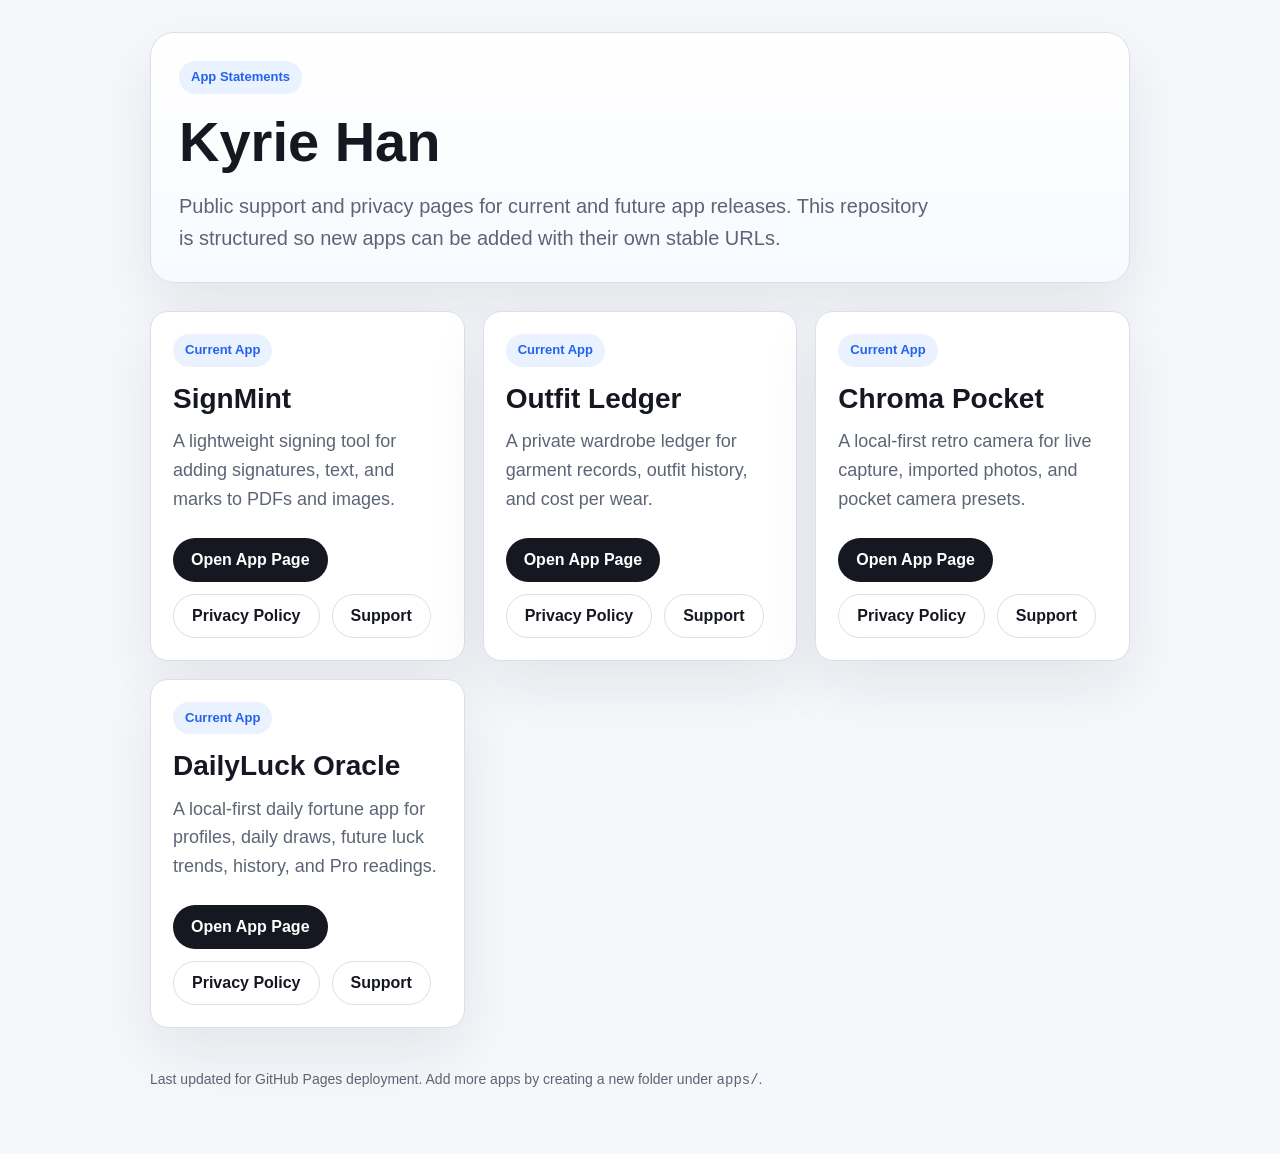
<file: index.html>
<!DOCTYPE html>
<html lang="en">
  <head>
    <meta charset="UTF-8" />
    <meta name="viewport" content="width=device-width, initial-scale=1.0" />
    <title>Kyrie Han App Statements</title>
    <meta
      name="description"
      content="Support pages and privacy policy statements for apps published by Kyrie Han."
    />
    <link rel="stylesheet" href="./assets/site.css" />
  </head>
  <body>
    <main class="page">
      <section class="hero">
        <div class="eyebrow">App Statements</div>
        <h1>Kyrie Han</h1>
        <p class="lead">
          Public support and privacy pages for current and future app releases.
          This repository is structured so new apps can be added with their own
          stable URLs.
        </p>
      </section>

      <section class="section">
        <div class="grid">
          <article class="panel">
            <div class="eyebrow">Current App</div>
            <h2 style="margin-top: 16px">SignMint</h2>
            <p class="lead" style="margin-top: 12px; font-size: 18px">
              A lightweight signing tool for adding signatures, text, and marks
              to PDFs and images.
            </p>
            <div class="quick-links">
              <a class="button" href="./apps/signmint/">Open App Page</a>
              <a class="button-secondary" href="./apps/signmint/privacy/"
                >Privacy Policy</a
              >
              <a class="button-secondary" href="./apps/signmint/support/"
                >Support</a
              >
            </div>
          </article>

          <article class="panel">
            <div class="eyebrow">Current App</div>
            <h2 style="margin-top: 16px">Outfit Ledger</h2>
            <p class="lead" style="margin-top: 12px; font-size: 18px">
              A private wardrobe ledger for garment records, outfit history, and
              cost per wear.
            </p>
            <div class="quick-links">
              <a class="button" href="./apps/outfit-ledger/">Open App Page</a>
              <a class="button-secondary" href="./apps/outfit-ledger/privacy/"
                >Privacy Policy</a
              >
              <a class="button-secondary" href="./apps/outfit-ledger/support/"
                >Support</a
              >
            </div>
          </article>

          <article class="panel">
            <div class="eyebrow">Current App</div>
            <h2 style="margin-top: 16px">Chroma Pocket</h2>
            <p class="lead" style="margin-top: 12px; font-size: 18px">
              A local-first retro camera for live capture, imported photos, and
              pocket camera presets.
            </p>
            <div class="quick-links">
              <a class="button" href="./apps/chroma-pocket/">Open App Page</a>
              <a class="button-secondary" href="./apps/chroma-pocket/privacy/"
                >Privacy Policy</a
              >
              <a class="button-secondary" href="./apps/chroma-pocket/support/"
                >Support</a
              >
            </div>
          </article>

          <article class="panel">
            <div class="eyebrow">Current App</div>
            <h2 style="margin-top: 16px">DailyLuck Oracle</h2>
            <p class="lead" style="margin-top: 12px; font-size: 18px">
              A local-first daily fortune app for profiles, daily draws, future
              luck trends, history, and Pro readings.
            </p>
            <div class="quick-links">
              <a class="button" href="./apps/dailyluck-oracle/">Open App Page</a>
              <a class="button-secondary" href="./apps/dailyluck-oracle/privacy/"
                >Privacy Policy</a
              >
              <a class="button-secondary" href="./apps/dailyluck-oracle/support/"
                >Support</a
              >
            </div>
          </article>
        </div>
      </section>

      <footer class="footer">
        Last updated for GitHub Pages deployment. Add more apps by creating a new
        folder under <code>apps/</code>.
      </footer>
    </main>
  </body>
</html>
</file>
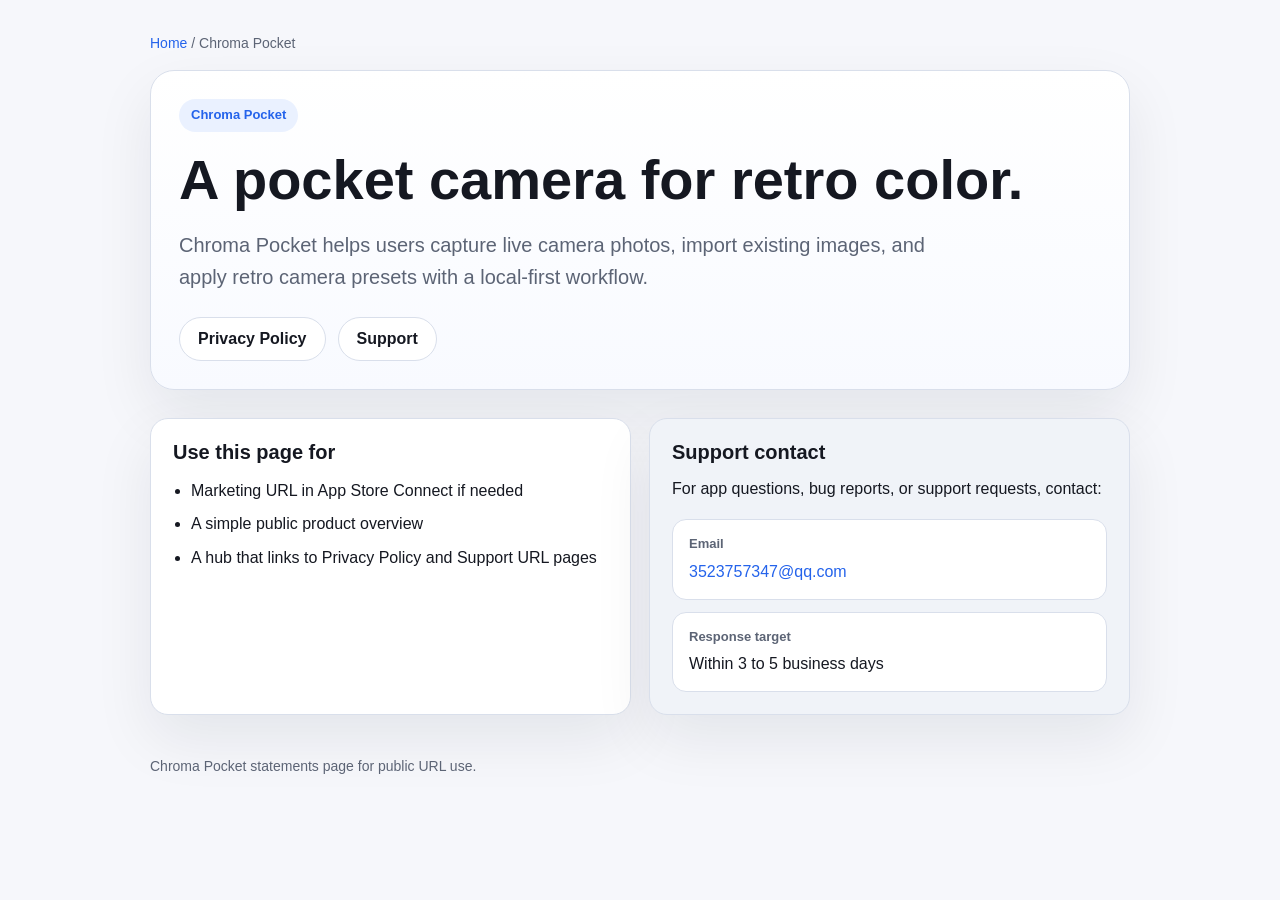
<file: apps/chroma-pocket/index.html>
<!doctype html>
<html lang="en">
  <head>
    <meta charset="UTF-8" />
    <meta name="viewport" content="width=device-width, initial-scale=1.0" />
    <title>Chroma Pocket</title>
    <meta
      name="description"
      content="Chroma Pocket support, privacy, and app information."
    />
    <link rel="stylesheet" href="../../assets/site.css" />
  </head>
  <body>
    <main class="page">
      <div class="breadcrumb"><a href="../../">Home</a> / Chroma Pocket</div>

      <section class="hero">
        <div class="eyebrow">Chroma Pocket</div>
        <h1>A pocket camera for retro color.</h1>
        <p class="lead">
          Chroma Pocket helps users capture live camera photos, import existing
          images, and apply retro camera presets with a local-first workflow.
        </p>
        <div class="hero-actions">
          <a class="button-secondary" href="./privacy/">Privacy Policy</a>
          <a class="button-secondary" href="./support/">Support</a>
        </div>
      </section>

      <section class="section grid">
        <article class="panel">
          <h3>Use this page for</h3>
          <ul class="list">
            <li>Marketing URL in App Store Connect if needed</li>
            <li>A simple public product overview</li>
            <li>A hub that links to Privacy Policy and Support URL pages</li>
          </ul>
        </article>

        <article class="panel panel-muted">
          <h3>Support contact</h3>
          <p style="margin-top: 12px">
            For app questions, bug reports, or support requests, contact:
          </p>
          <div class="meta">
            <div class="meta-item">
              <div class="meta-label">Email</div>
              <div class="meta-value">
                <a href="mailto:3523757347@qq.com">3523757347@qq.com</a>
              </div>
            </div>
            <div class="meta-item">
              <div class="meta-label">Response target</div>
              <div class="meta-value">Within 3 to 5 business days</div>
            </div>
          </div>
        </article>
      </section>

      <footer class="footer">
        Chroma Pocket statements page for public URL use.
      </footer>
    </main>
  </body>
</html>
</file>
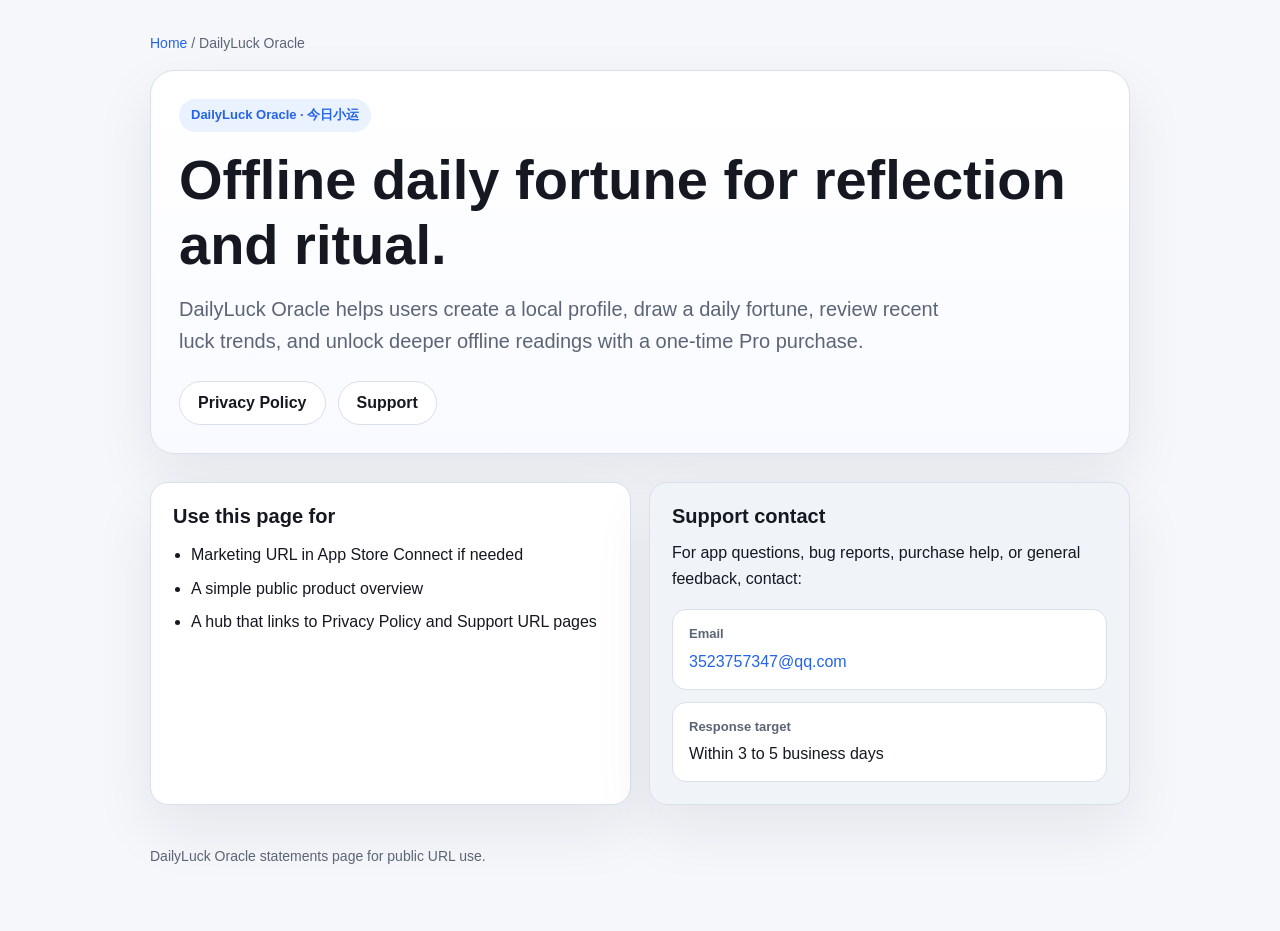
<file: apps/dailyluck-oracle/index.html>
<!doctype html>
<html lang="en">
  <head>
    <meta charset="UTF-8" />
    <meta name="viewport" content="width=device-width, initial-scale=1.0" />
    <title>DailyLuck Oracle</title>
    <meta
      name="description"
      content="DailyLuck Oracle support, privacy, and app information."
    />
    <link rel="stylesheet" href="../../assets/site.css" />
  </head>
  <body>
    <main class="page">
      <div class="breadcrumb"><a href="../../">Home</a> / DailyLuck Oracle</div>

      <section class="hero">
        <div class="eyebrow">DailyLuck Oracle · 今日小运</div>
        <h1>Offline daily fortune for reflection and ritual.</h1>
        <p class="lead">
          DailyLuck Oracle helps users create a local profile, draw a daily
          fortune, review recent luck trends, and unlock deeper offline readings
          with a one-time Pro purchase.
        </p>
        <div class="hero-actions">
          <a class="button-secondary" href="./privacy/">Privacy Policy</a>
          <a class="button-secondary" href="./support/">Support</a>
        </div>
      </section>

      <section class="section grid">
        <article class="panel">
          <h3>Use this page for</h3>
          <ul class="list">
            <li>Marketing URL in App Store Connect if needed</li>
            <li>A simple public product overview</li>
            <li>A hub that links to Privacy Policy and Support URL pages</li>
          </ul>
        </article>

        <article class="panel panel-muted">
          <h3>Support contact</h3>
          <p style="margin-top: 12px">
            For app questions, bug reports, purchase help, or general feedback,
            contact:
          </p>
          <div class="meta">
            <div class="meta-item">
              <div class="meta-label">Email</div>
              <div class="meta-value">
                <a href="mailto:3523757347@qq.com">3523757347@qq.com</a>
              </div>
            </div>
            <div class="meta-item">
              <div class="meta-label">Response target</div>
              <div class="meta-value">Within 3 to 5 business days</div>
            </div>
          </div>
        </article>
      </section>

      <footer class="footer">
        DailyLuck Oracle statements page for public URL use.
      </footer>
    </main>
  </body>
</html>
</file>
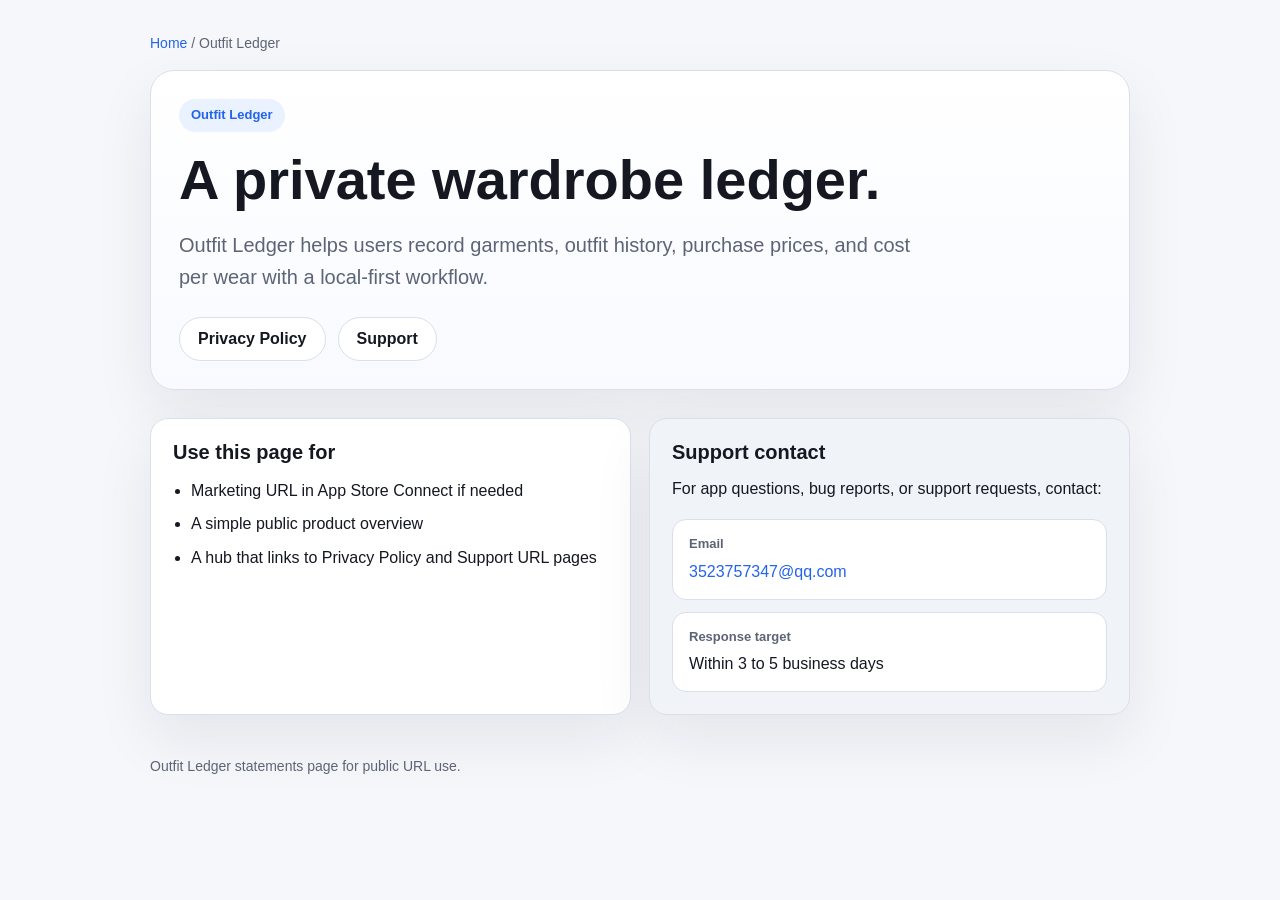
<file: apps/outfit-ledger/index.html>
<!doctype html>
<html lang="en">
  <head>
    <meta charset="UTF-8" />
    <meta name="viewport" content="width=device-width, initial-scale=1.0" />
    <title>Outfit Ledger</title>
    <meta
      name="description"
      content="Outfit Ledger support, privacy, and app information."
    />
    <link rel="stylesheet" href="../../assets/site.css" />
  </head>
  <body>
    <main class="page">
      <div class="breadcrumb"><a href="../../">Home</a> / Outfit Ledger</div>

      <section class="hero">
        <div class="eyebrow">Outfit Ledger</div>
        <h1>A private wardrobe ledger.</h1>
        <p class="lead">
          Outfit Ledger helps users record garments, outfit history, purchase
          prices, and cost per wear with a local-first workflow.
        </p>
        <div class="hero-actions">
          <a class="button-secondary" href="./privacy/">Privacy Policy</a>
          <a class="button-secondary" href="./support/">Support</a>
        </div>
      </section>

      <section class="section grid">
        <article class="panel">
          <h3>Use this page for</h3>
          <ul class="list">
            <li>Marketing URL in App Store Connect if needed</li>
            <li>A simple public product overview</li>
            <li>A hub that links to Privacy Policy and Support URL pages</li>
          </ul>
        </article>

        <article class="panel panel-muted">
          <h3>Support contact</h3>
          <p style="margin-top: 12px">
            For app questions, bug reports, or support requests, contact:
          </p>
          <div class="meta">
            <div class="meta-item">
              <div class="meta-label">Email</div>
              <div class="meta-value">
                <a href="mailto:3523757347@qq.com">3523757347@qq.com</a>
              </div>
            </div>
            <div class="meta-item">
              <div class="meta-label">Response target</div>
              <div class="meta-value">Within 3 to 5 business days</div>
            </div>
          </div>
        </article>
      </section>

      <footer class="footer">
        Outfit Ledger statements page for public URL use.
      </footer>
    </main>
  </body>
</html>
</file>
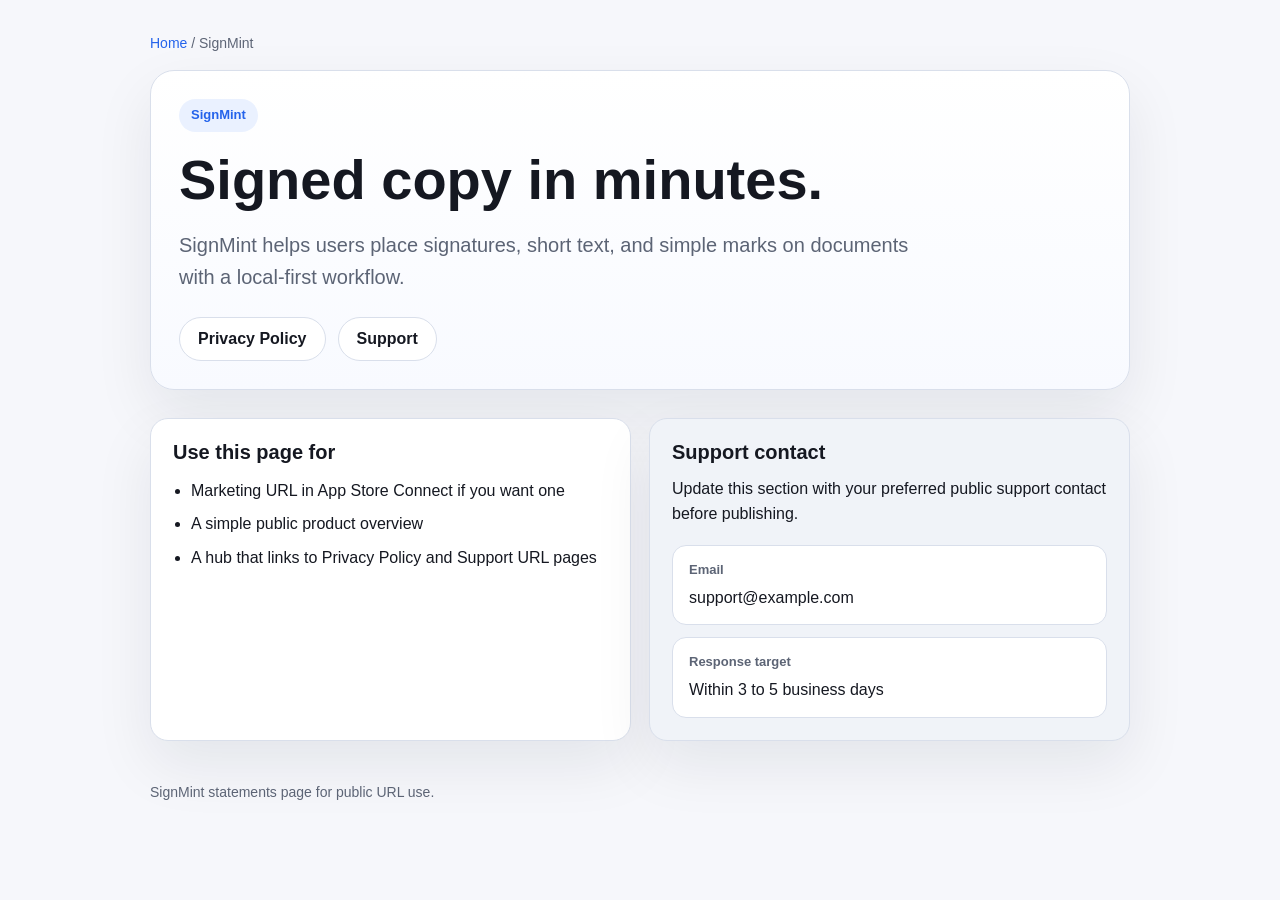
<file: apps/signmint/index.html>
<!DOCTYPE html>
<html lang="en">
  <head>
    <meta charset="UTF-8" />
    <meta name="viewport" content="width=device-width, initial-scale=1.0" />
    <title>SignMint</title>
    <meta
      name="description"
      content="SignMint support, privacy, and app information."
    />
    <link rel="stylesheet" href="../../assets/site.css" />
  </head>
  <body>
    <main class="page">
      <div class="breadcrumb"><a href="../../">Home</a> / SignMint</div>

      <section class="hero">
        <div class="eyebrow">SignMint</div>
        <h1>Signed copy in minutes.</h1>
        <p class="lead">
          SignMint helps users place signatures, short text, and simple marks on
          documents with a local-first workflow.
        </p>
        <div class="hero-actions">
          <a class="button-secondary" href="./privacy/">Privacy Policy</a>
          <a class="button-secondary" href="./support/">Support</a>
        </div>
      </section>

      <section class="section grid">
        <article class="panel">
          <h3>Use this page for</h3>
          <ul class="list">
            <li>Marketing URL in App Store Connect if you want one</li>
            <li>A simple public product overview</li>
            <li>A hub that links to Privacy Policy and Support URL pages</li>
          </ul>
        </article>

        <article class="panel panel-muted">
          <h3>Support contact</h3>
          <p style="margin-top: 12px">
            Update this section with your preferred public support contact before
            publishing.
          </p>
          <div class="meta">
            <div class="meta-item">
              <div class="meta-label">Email</div>
              <div class="meta-value">support@example.com</div>
            </div>
            <div class="meta-item">
              <div class="meta-label">Response target</div>
              <div class="meta-value">Within 3 to 5 business days</div>
            </div>
          </div>
        </article>
      </section>

      <footer class="footer">
        SignMint statements page for public URL use.
      </footer>
    </main>
  </body>
</html>
</file>
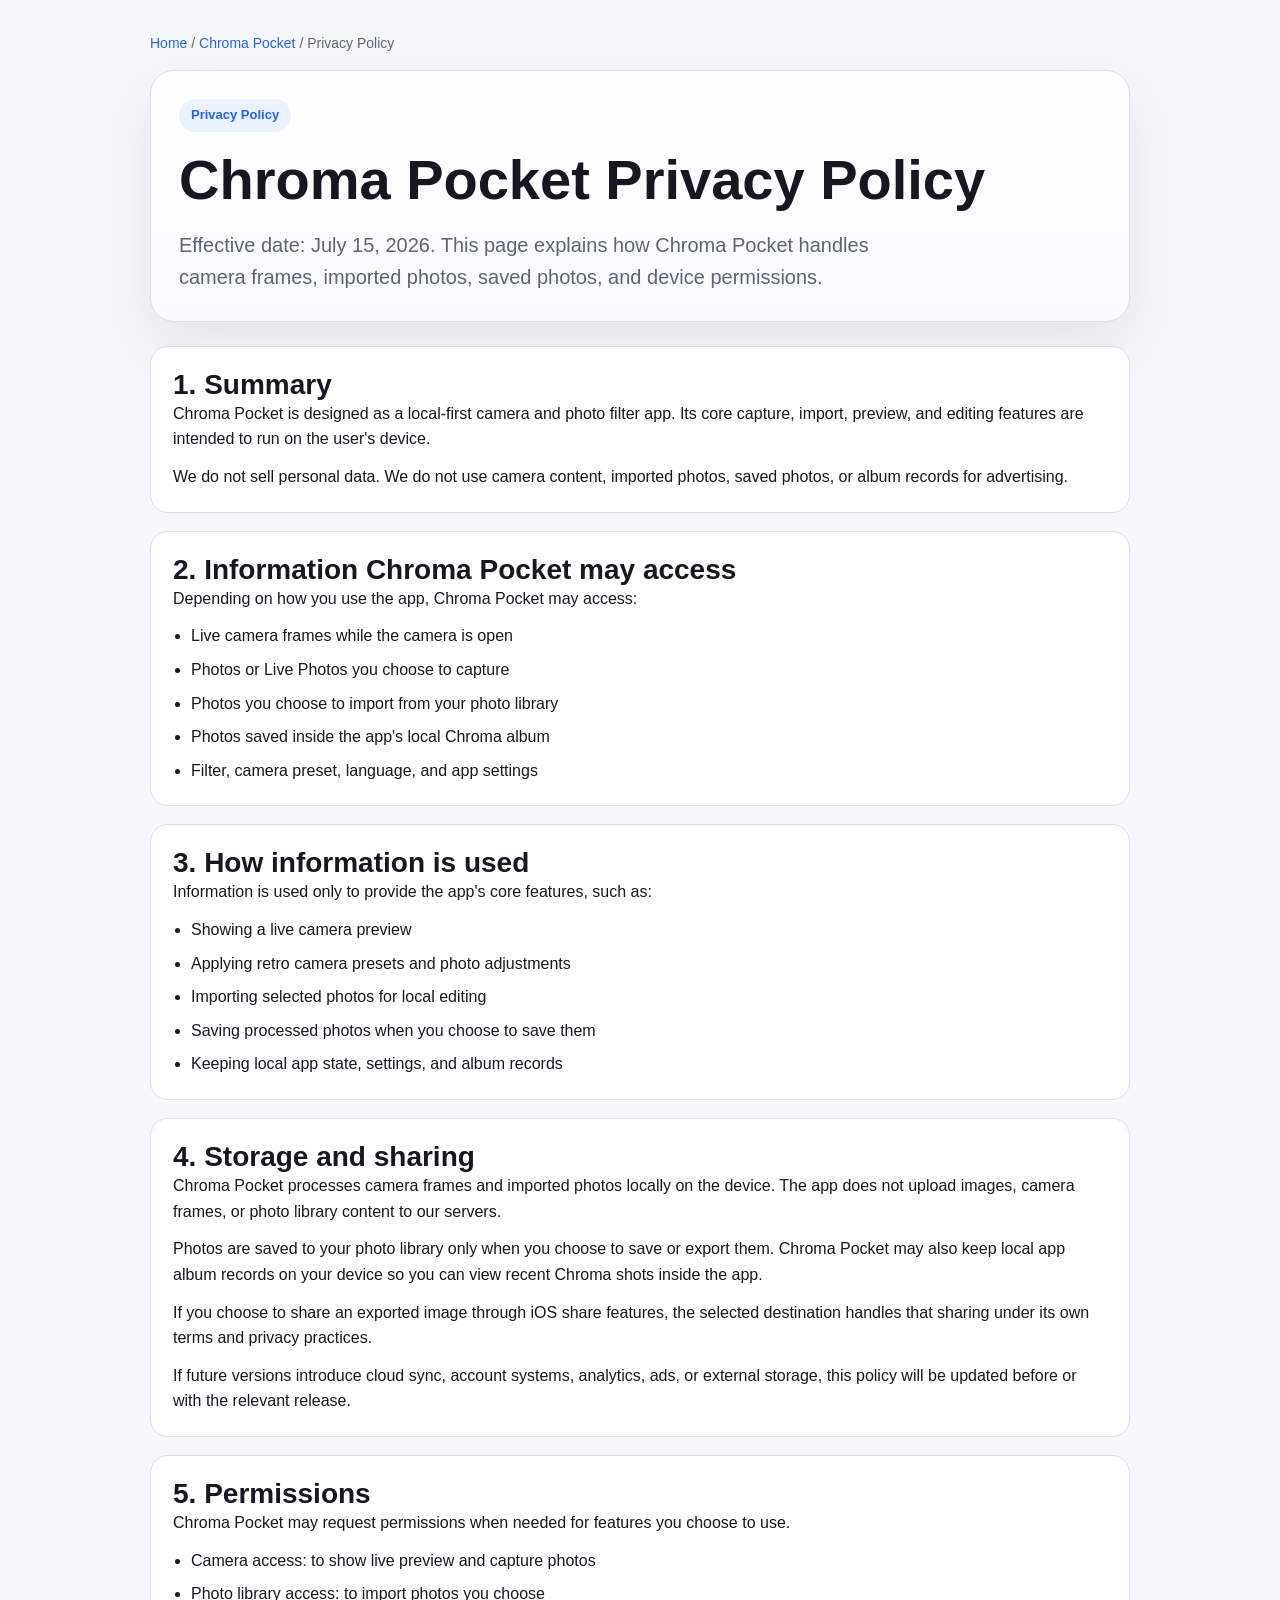
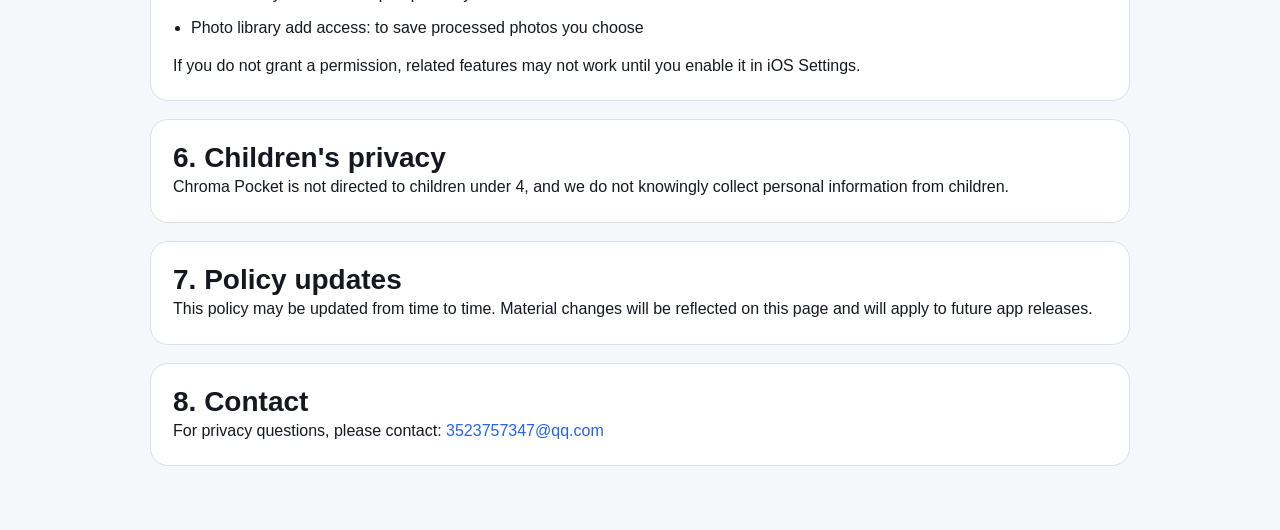
<file: apps/chroma-pocket/privacy/index.html>
<!doctype html>
<html lang="en">
  <head>
    <meta charset="UTF-8" />
    <meta name="viewport" content="width=device-width, initial-scale=1.0" />
    <title>Chroma Pocket Privacy Policy</title>
    <meta name="description" content="Privacy Policy for Chroma Pocket." />
    <link rel="stylesheet" href="../../../assets/site.css" />
  </head>
  <body>
    <main class="page">
      <div class="breadcrumb">
        <a href="../../../">Home</a> /
        <a href="../">Chroma Pocket</a> / Privacy Policy
      </div>

      <section class="hero">
        <div class="eyebrow">Privacy Policy</div>
        <h1>Chroma Pocket Privacy Policy</h1>
        <p class="lead">
          Effective date: July 15, 2026. This page explains how Chroma Pocket
          handles camera frames, imported photos, saved photos, and device
          permissions.
        </p>
      </section>

      <div class="policy">
        <section>
          <h2>1. Summary</h2>
          <p>
            Chroma Pocket is designed as a local-first camera and photo filter
            app. Its core capture, import, preview, and editing features are
            intended to run on the user's device.
          </p>
          <p>
            We do not sell personal data. We do not use camera content, imported
            photos, saved photos, or album records for advertising.
          </p>
        </section>

        <section>
          <h2>2. Information Chroma Pocket may access</h2>
          <p>Depending on how you use the app, Chroma Pocket may access:</p>
          <ul class="list">
            <li>Live camera frames while the camera is open</li>
            <li>Photos or Live Photos you choose to capture</li>
            <li>Photos you choose to import from your photo library</li>
            <li>Photos saved inside the app's local Chroma album</li>
            <li>Filter, camera preset, language, and app settings</li>
          </ul>
        </section>

        <section>
          <h2>3. How information is used</h2>
          <p>Information is used only to provide the app's core features, such as:</p>
          <ul class="list">
            <li>Showing a live camera preview</li>
            <li>Applying retro camera presets and photo adjustments</li>
            <li>Importing selected photos for local editing</li>
            <li>Saving processed photos when you choose to save them</li>
            <li>Keeping local app state, settings, and album records</li>
          </ul>
        </section>

        <section>
          <h2>4. Storage and sharing</h2>
          <p>
            Chroma Pocket processes camera frames and imported photos locally on
            the device. The app does not upload images, camera frames, or photo
            library content to our servers.
          </p>
          <p>
            Photos are saved to your photo library only when you choose to save
            or export them. Chroma Pocket may also keep local app album records
            on your device so you can view recent Chroma shots inside the app.
          </p>
          <p>
            If you choose to share an exported image through iOS share features,
            the selected destination handles that sharing under its own terms and
            privacy practices.
          </p>
          <p>
            If future versions introduce cloud sync, account systems, analytics,
            ads, or external storage, this policy will be updated before or with
            the relevant release.
          </p>
        </section>

        <section>
          <h2>5. Permissions</h2>
          <p>
            Chroma Pocket may request permissions when needed for features you
            choose to use.
          </p>
          <ul class="list">
            <li>Camera access: to show live preview and capture photos</li>
            <li>Photo library access: to import photos you choose</li>
            <li>Photo library add access: to save processed photos you choose</li>
          </ul>
          <p>
            If you do not grant a permission, related features may not work until
            you enable it in iOS Settings.
          </p>
        </section>

        <section>
          <h2>6. Children&apos;s privacy</h2>
          <p>
            Chroma Pocket is not directed to children under 4, and we do not
            knowingly collect personal information from children.
          </p>
        </section>

        <section>
          <h2>7. Policy updates</h2>
          <p>
            This policy may be updated from time to time. Material changes will
            be reflected on this page and will apply to future app releases.
          </p>
        </section>

        <section>
          <h2>8. Contact</h2>
          <p>
            For privacy questions, please contact:
            <a href="mailto:3523757347@qq.com">3523757347@qq.com</a>
          </p>
        </section>
      </div>
    </main>
  </body>
</html>
</file>
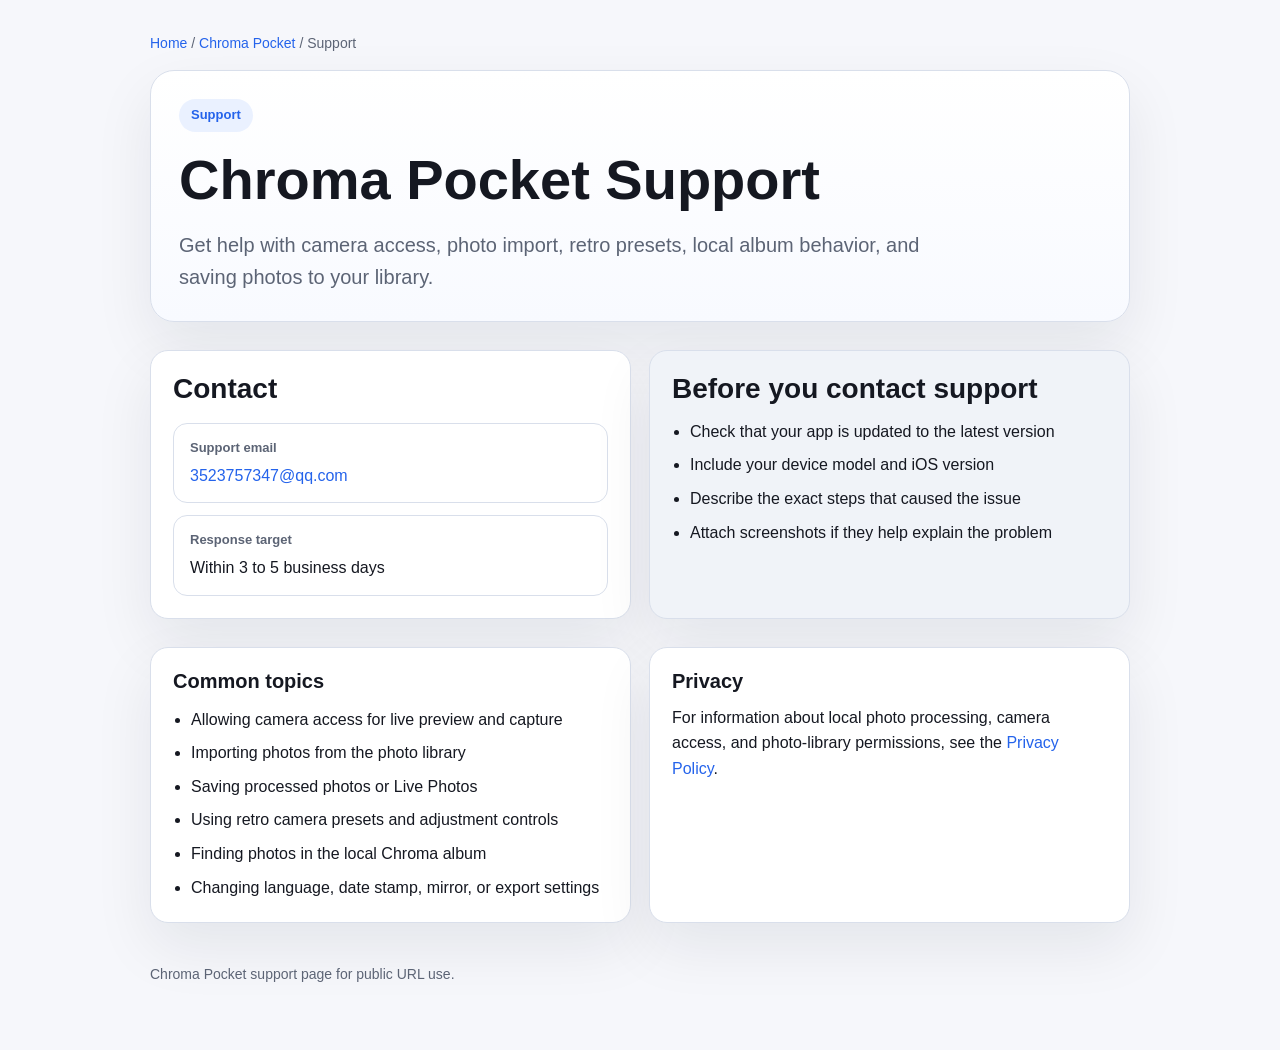
<file: apps/chroma-pocket/support/index.html>
<!doctype html>
<html lang="en">
  <head>
    <meta charset="UTF-8" />
    <meta name="viewport" content="width=device-width, initial-scale=1.0" />
    <title>Chroma Pocket Support</title>
    <meta name="description" content="Support page for Chroma Pocket." />
    <link rel="stylesheet" href="../../../assets/site.css" />
  </head>
  <body>
    <main class="page">
      <div class="breadcrumb">
        <a href="../../../">Home</a> / <a href="../">Chroma Pocket</a> /
        Support
      </div>

      <section class="hero">
        <div class="eyebrow">Support</div>
        <h1>Chroma Pocket Support</h1>
        <p class="lead">
          Get help with camera access, photo import, retro presets, local album
          behavior, and saving photos to your library.
        </p>
      </section>

      <section class="section grid">
        <article class="panel">
          <h2>Contact</h2>
          <div class="meta">
            <div class="meta-item">
              <div class="meta-label">Support email</div>
              <div class="meta-value">
                <a href="mailto:3523757347@qq.com">3523757347@qq.com</a>
              </div>
            </div>
            <div class="meta-item">
              <div class="meta-label">Response target</div>
              <div class="meta-value">Within 3 to 5 business days</div>
            </div>
          </div>
        </article>

        <article class="panel panel-muted">
          <h2>Before you contact support</h2>
          <ul class="list">
            <li>Check that your app is updated to the latest version</li>
            <li>Include your device model and iOS version</li>
            <li>Describe the exact steps that caused the issue</li>
            <li>Attach screenshots if they help explain the problem</li>
          </ul>
        </article>
      </section>

      <section class="section grid">
        <article class="panel">
          <h3>Common topics</h3>
          <ul class="list">
            <li>Allowing camera access for live preview and capture</li>
            <li>Importing photos from the photo library</li>
            <li>Saving processed photos or Live Photos</li>
            <li>Using retro camera presets and adjustment controls</li>
            <li>Finding photos in the local Chroma album</li>
            <li>Changing language, date stamp, mirror, or export settings</li>
          </ul>
        </article>

        <article class="panel">
          <h3>Privacy</h3>
          <p style="margin-top: 12px">
            For information about local photo processing, camera access, and
            photo-library permissions, see the
            <a href="../privacy/">Privacy Policy</a>.
          </p>
        </article>
      </section>

      <footer class="footer">
        Chroma Pocket support page for public URL use.
      </footer>
    </main>
  </body>
</html>
</file>
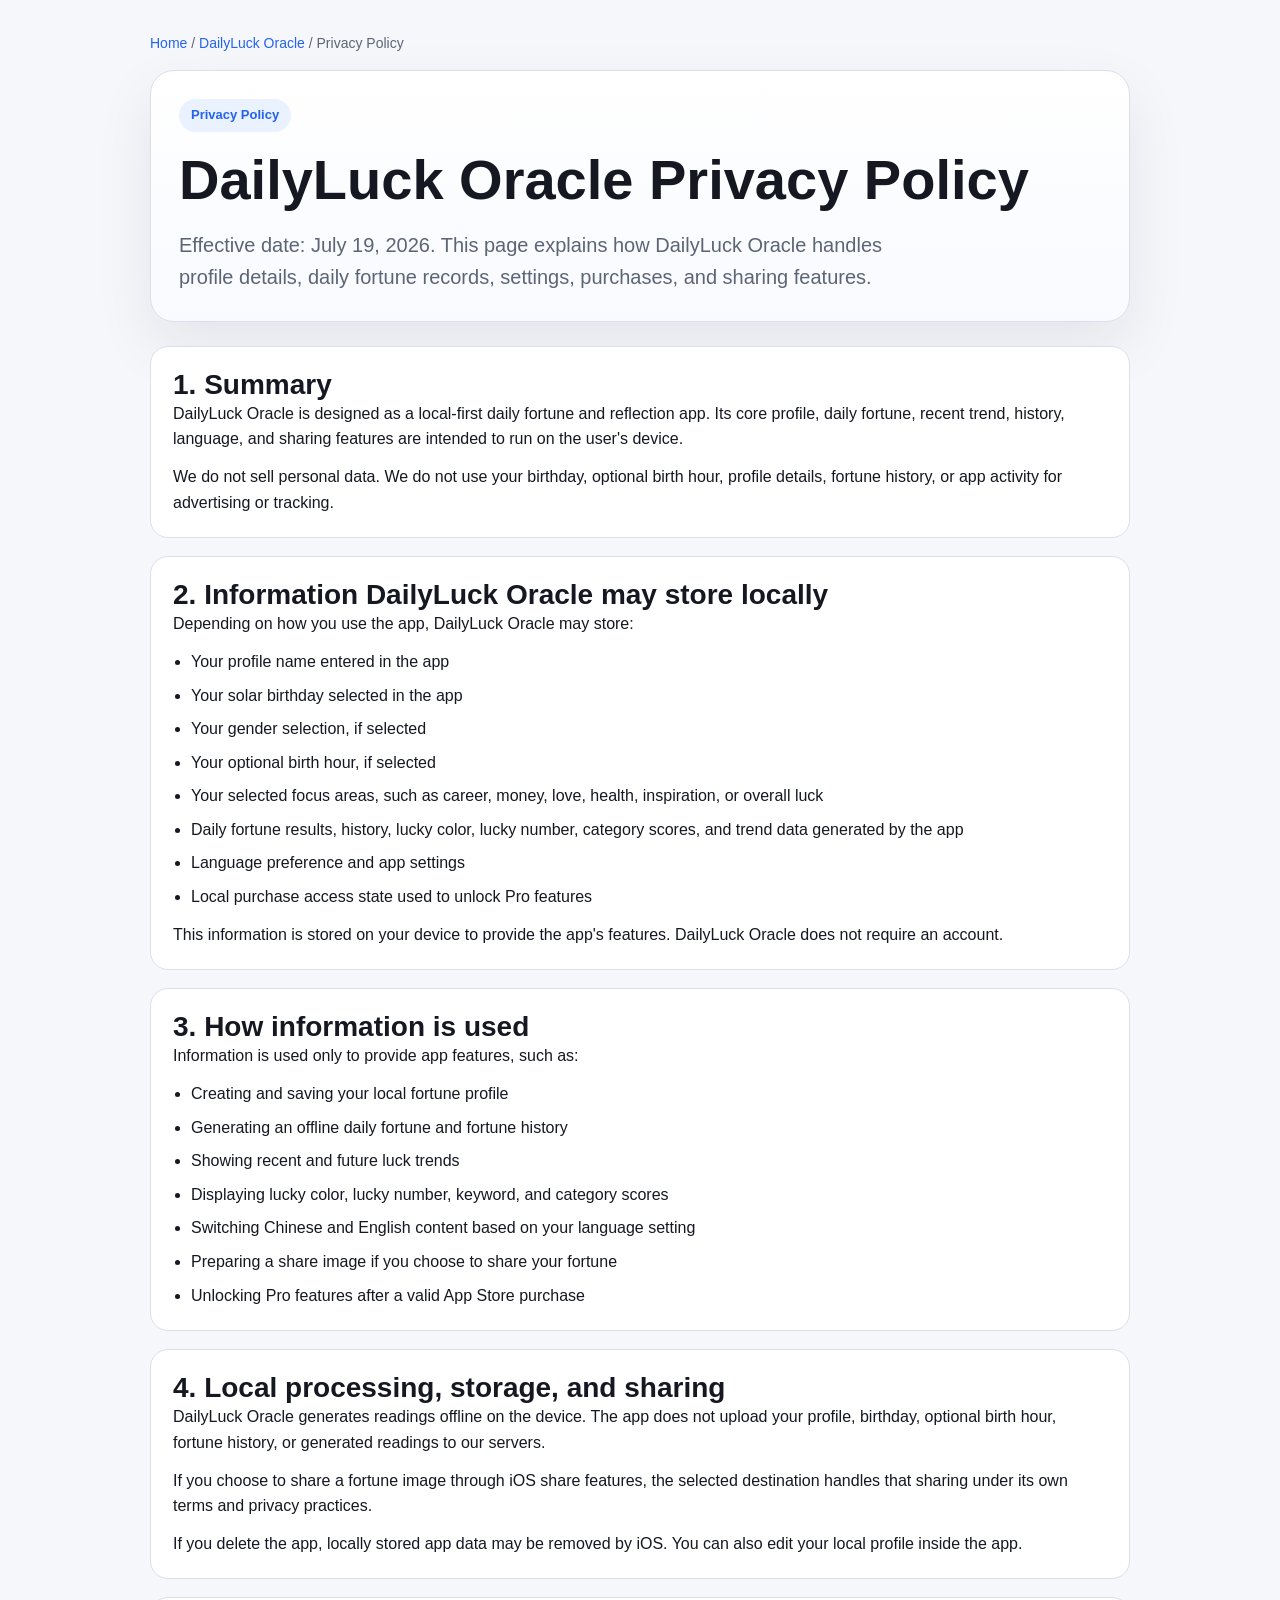
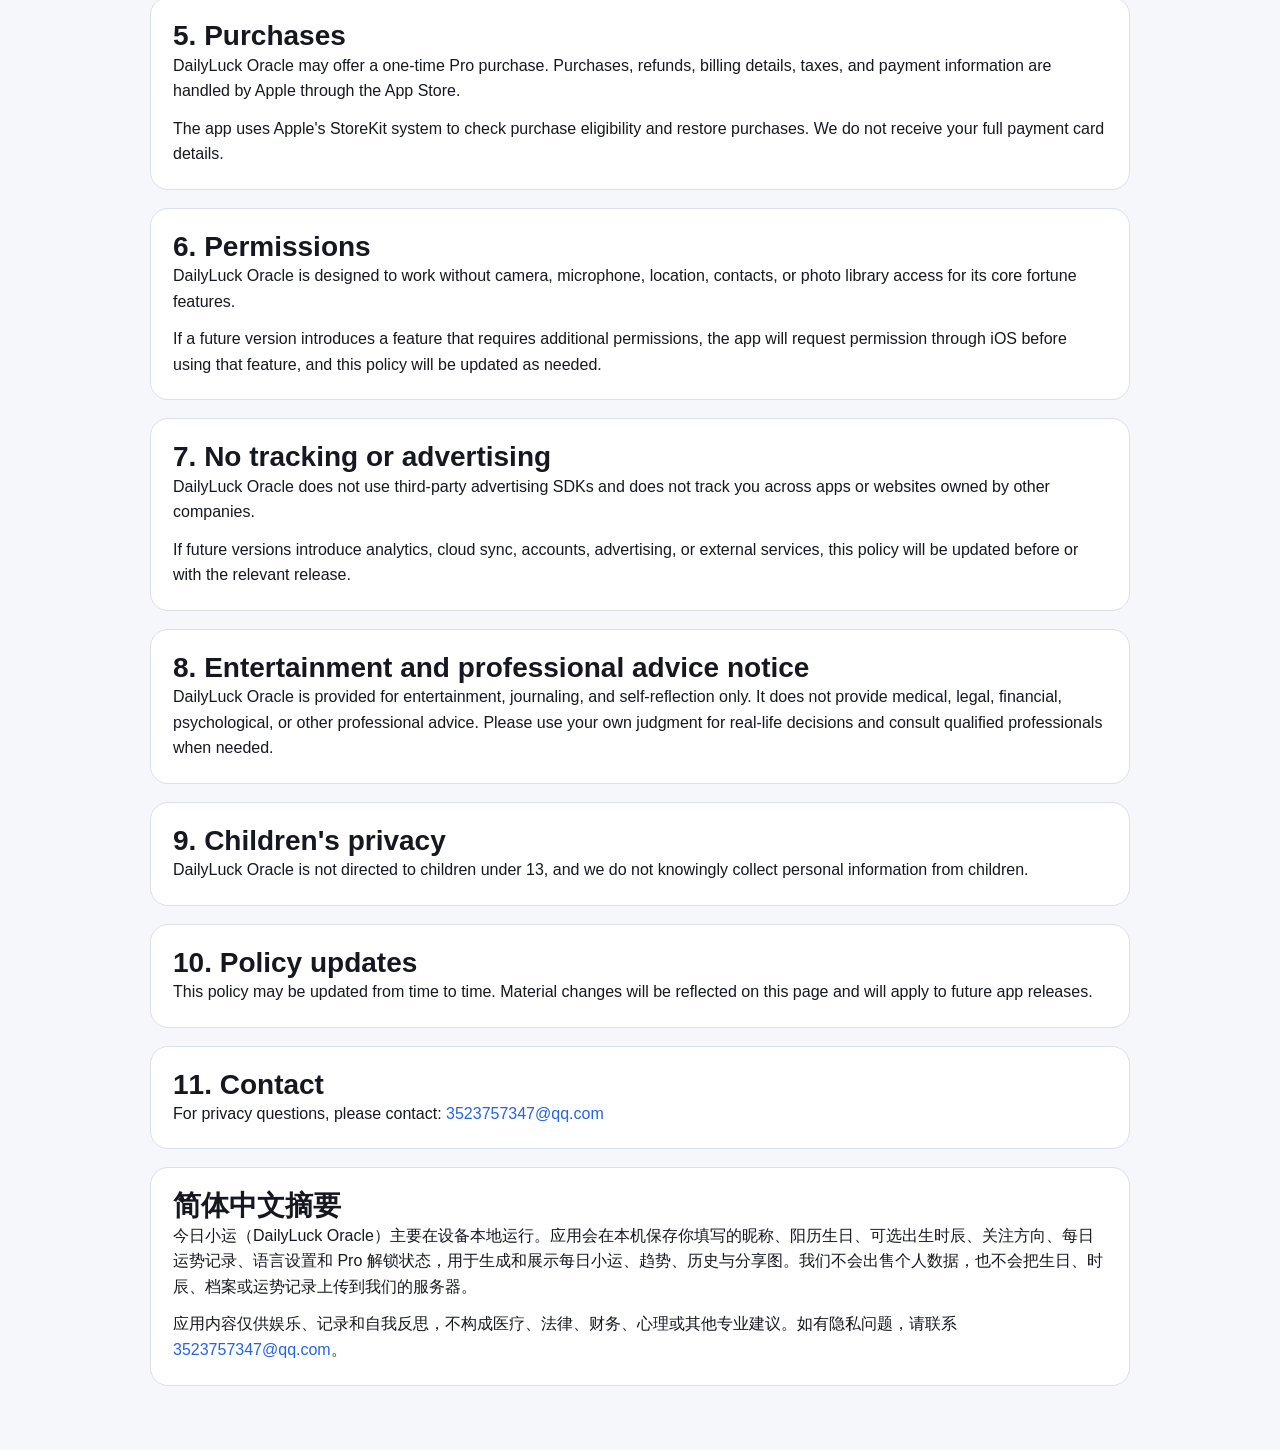
<file: apps/dailyluck-oracle/privacy/index.html>
<!doctype html>
<html lang="en">
  <head>
    <meta charset="UTF-8" />
    <meta name="viewport" content="width=device-width, initial-scale=1.0" />
    <title>DailyLuck Oracle Privacy Policy</title>
    <meta name="description" content="Privacy Policy for DailyLuck Oracle." />
    <link rel="stylesheet" href="../../../assets/site.css" />
  </head>
  <body>
    <main class="page">
      <div class="breadcrumb">
        <a href="../../../">Home</a> /
        <a href="../">DailyLuck Oracle</a> / Privacy Policy
      </div>

      <section class="hero">
        <div class="eyebrow">Privacy Policy</div>
        <h1>DailyLuck Oracle Privacy Policy</h1>
        <p class="lead">
          Effective date: July 19, 2026. This page explains how DailyLuck
          Oracle handles profile details, daily fortune records, settings,
          purchases, and sharing features.
        </p>
      </section>

      <div class="policy">
        <section>
          <h2>1. Summary</h2>
          <p>
            DailyLuck Oracle is designed as a local-first daily fortune and
            reflection app. Its core profile, daily fortune, recent trend,
            history, language, and sharing features are intended to run on the
            user's device.
          </p>
          <p>
            We do not sell personal data. We do not use your birthday, optional
            birth hour, profile details, fortune history, or app activity for
            advertising or tracking.
          </p>
        </section>

        <section>
          <h2>2. Information DailyLuck Oracle may store locally</h2>
          <p>Depending on how you use the app, DailyLuck Oracle may store:</p>
          <ul class="list">
            <li>Your profile name entered in the app</li>
            <li>Your solar birthday selected in the app</li>
            <li>Your gender selection, if selected</li>
            <li>Your optional birth hour, if selected</li>
            <li>Your selected focus areas, such as career, money, love, health, inspiration, or overall luck</li>
            <li>Daily fortune results, history, lucky color, lucky number, category scores, and trend data generated by the app</li>
            <li>Language preference and app settings</li>
            <li>Local purchase access state used to unlock Pro features</li>
          </ul>
          <p>
            This information is stored on your device to provide the app's
            features. DailyLuck Oracle does not require an account.
          </p>
        </section>

        <section>
          <h2>3. How information is used</h2>
          <p>Information is used only to provide app features, such as:</p>
          <ul class="list">
            <li>Creating and saving your local fortune profile</li>
            <li>Generating an offline daily fortune and fortune history</li>
            <li>Showing recent and future luck trends</li>
            <li>Displaying lucky color, lucky number, keyword, and category scores</li>
            <li>Switching Chinese and English content based on your language setting</li>
            <li>Preparing a share image if you choose to share your fortune</li>
            <li>Unlocking Pro features after a valid App Store purchase</li>
          </ul>
        </section>

        <section>
          <h2>4. Local processing, storage, and sharing</h2>
          <p>
            DailyLuck Oracle generates readings offline on the device. The app
            does not upload your profile, birthday, optional birth hour, fortune
            history, or generated readings to our servers.
          </p>
          <p>
            If you choose to share a fortune image through iOS share features,
            the selected destination handles that sharing under its own terms and
            privacy practices.
          </p>
          <p>
            If you delete the app, locally stored app data may be removed by iOS.
            You can also edit your local profile inside the app.
          </p>
        </section>

        <section>
          <h2>5. Purchases</h2>
          <p>
            DailyLuck Oracle may offer a one-time Pro purchase. Purchases,
            refunds, billing details, taxes, and payment information are handled
            by Apple through the App Store.
          </p>
          <p>
            The app uses Apple's StoreKit system to check purchase eligibility
            and restore purchases. We do not receive your full payment card
            details.
          </p>
        </section>

        <section>
          <h2>6. Permissions</h2>
          <p>
            DailyLuck Oracle is designed to work without camera, microphone,
            location, contacts, or photo library access for its core fortune
            features.
          </p>
          <p>
            If a future version introduces a feature that requires additional
            permissions, the app will request permission through iOS before using
            that feature, and this policy will be updated as needed.
          </p>
        </section>

        <section>
          <h2>7. No tracking or advertising</h2>
          <p>
            DailyLuck Oracle does not use third-party advertising SDKs and does
            not track you across apps or websites owned by other companies.
          </p>
          <p>
            If future versions introduce analytics, cloud sync, accounts,
            advertising, or external services, this policy will be updated before
            or with the relevant release.
          </p>
        </section>

        <section>
          <h2>8. Entertainment and professional advice notice</h2>
          <p>
            DailyLuck Oracle is provided for entertainment, journaling, and
            self-reflection only. It does not provide medical, legal, financial,
            psychological, or other professional advice. Please use your own
            judgment for real-life decisions and consult qualified professionals
            when needed.
          </p>
        </section>

        <section>
          <h2>9. Children's privacy</h2>
          <p>
            DailyLuck Oracle is not directed to children under 13, and we do not
            knowingly collect personal information from children.
          </p>
        </section>

        <section>
          <h2>10. Policy updates</h2>
          <p>
            This policy may be updated from time to time. Material changes will
            be reflected on this page and will apply to future app releases.
          </p>
        </section>

        <section>
          <h2>11. Contact</h2>
          <p>
            For privacy questions, please contact:
            <a href="mailto:3523757347@qq.com">3523757347@qq.com</a>
          </p>
        </section>

        <section>
          <h2>简体中文摘要</h2>
          <p>
            今日小运（DailyLuck Oracle）主要在设备本地运行。应用会在本机保存你填写的昵称、阳历生日、可选出生时辰、关注方向、每日运势记录、语言设置和 Pro
            解锁状态，用于生成和展示每日小运、趋势、历史与分享图。我们不会出售个人数据，也不会把生日、时辰、档案或运势记录上传到我们的服务器。
          </p>
          <p>
            应用内容仅供娱乐、记录和自我反思，不构成医疗、法律、财务、心理或其他专业建议。如有隐私问题，请联系
            <a href="mailto:3523757347@qq.com">3523757347@qq.com</a>。
          </p>
        </section>
      </div>
    </main>
  </body>
</html>
</file>
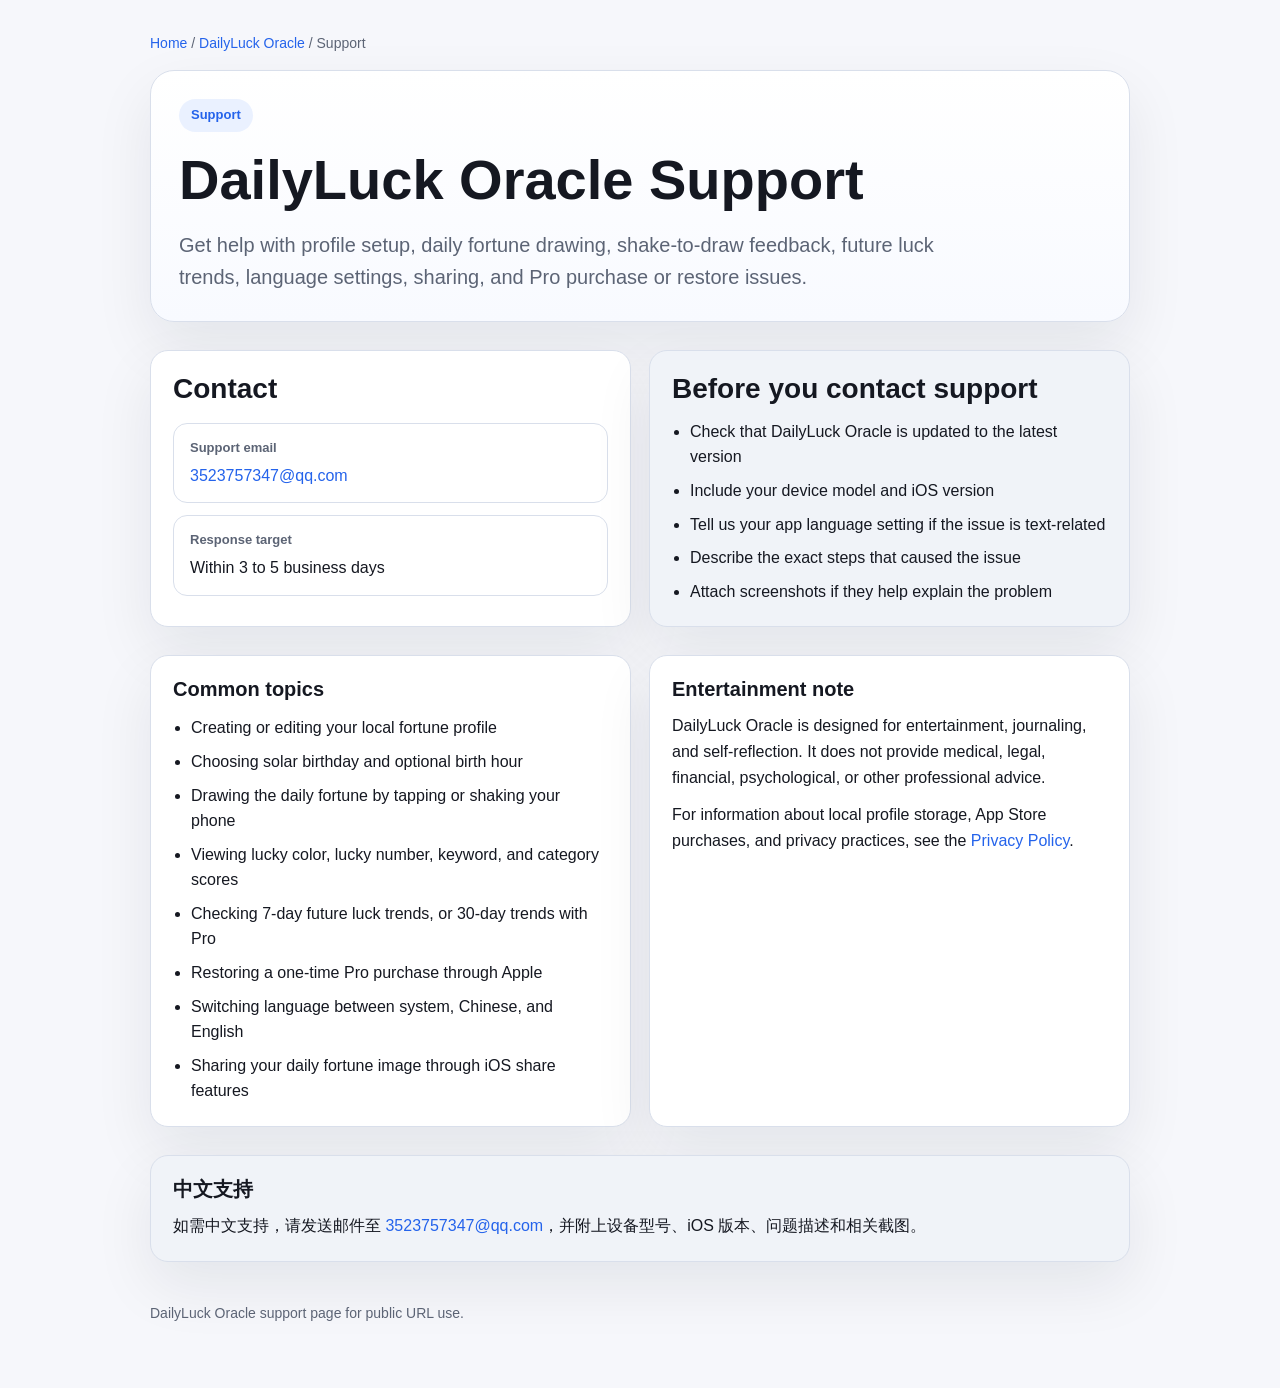
<file: apps/dailyluck-oracle/support/index.html>
<!doctype html>
<html lang="en">
  <head>
    <meta charset="UTF-8" />
    <meta name="viewport" content="width=device-width, initial-scale=1.0" />
    <title>DailyLuck Oracle Support</title>
    <meta name="description" content="Support page for DailyLuck Oracle." />
    <link rel="stylesheet" href="../../../assets/site.css" />
  </head>
  <body>
    <main class="page">
      <div class="breadcrumb">
        <a href="../../../">Home</a> /
        <a href="../">DailyLuck Oracle</a> / Support
      </div>

      <section class="hero">
        <div class="eyebrow">Support</div>
        <h1>DailyLuck Oracle Support</h1>
        <p class="lead">
          Get help with profile setup, daily fortune drawing, shake-to-draw
          feedback, future luck trends, language settings, sharing, and Pro
          purchase or restore issues.
        </p>
      </section>

      <section class="section grid">
        <article class="panel">
          <h2>Contact</h2>
          <div class="meta">
            <div class="meta-item">
              <div class="meta-label">Support email</div>
              <div class="meta-value">
                <a href="mailto:3523757347@qq.com">3523757347@qq.com</a>
              </div>
            </div>
            <div class="meta-item">
              <div class="meta-label">Response target</div>
              <div class="meta-value">Within 3 to 5 business days</div>
            </div>
          </div>
        </article>

        <article class="panel panel-muted">
          <h2>Before you contact support</h2>
          <ul class="list">
            <li>Check that DailyLuck Oracle is updated to the latest version</li>
            <li>Include your device model and iOS version</li>
            <li>Tell us your app language setting if the issue is text-related</li>
            <li>Describe the exact steps that caused the issue</li>
            <li>Attach screenshots if they help explain the problem</li>
          </ul>
        </article>
      </section>

      <section class="section grid">
        <article class="panel">
          <h3>Common topics</h3>
          <ul class="list">
            <li>Creating or editing your local fortune profile</li>
            <li>Choosing solar birthday and optional birth hour</li>
            <li>Drawing the daily fortune by tapping or shaking your phone</li>
            <li>Viewing lucky color, lucky number, keyword, and category scores</li>
            <li>Checking 7-day future luck trends, or 30-day trends with Pro</li>
            <li>Restoring a one-time Pro purchase through Apple</li>
            <li>Switching language between system, Chinese, and English</li>
            <li>Sharing your daily fortune image through iOS share features</li>
          </ul>
        </article>

        <article class="panel">
          <h3>Entertainment note</h3>
          <p style="margin-top: 12px">
            DailyLuck Oracle is designed for entertainment, journaling, and
            self-reflection. It does not provide medical, legal, financial,
            psychological, or other professional advice.
          </p>
          <p style="margin-top: 12px">
            For information about local profile storage, App Store purchases,
            and privacy practices, see the
            <a href="../privacy/">Privacy Policy</a>.
          </p>
        </article>
      </section>

      <section class="section grid">
        <article class="panel panel-muted">
          <h3>中文支持</h3>
          <p style="margin-top: 12px">
            如需中文支持，请发送邮件至
            <a href="mailto:3523757347@qq.com">3523757347@qq.com</a>，并附上设备型号、iOS
            版本、问题描述和相关截图。
          </p>
        </article>
      </section>

      <footer class="footer">
        DailyLuck Oracle support page for public URL use.
      </footer>
    </main>
  </body>
</html>
</file>
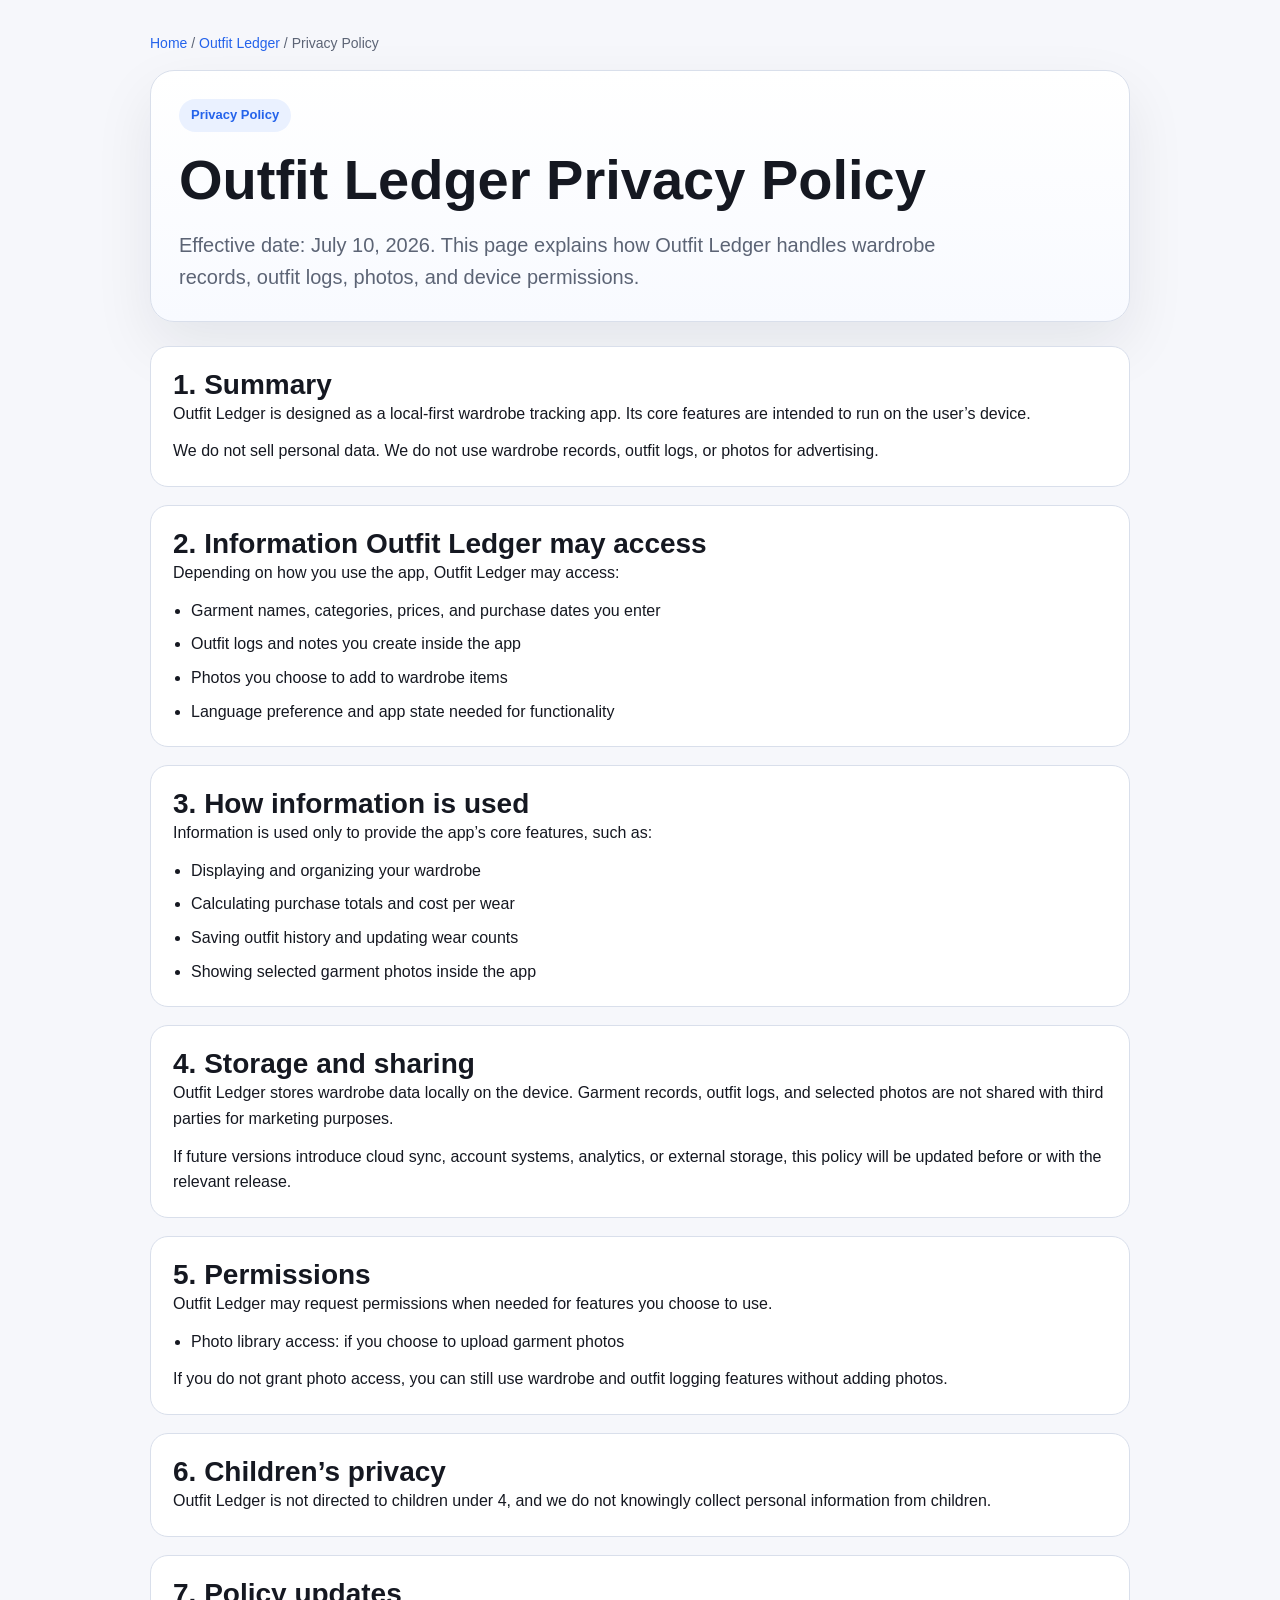
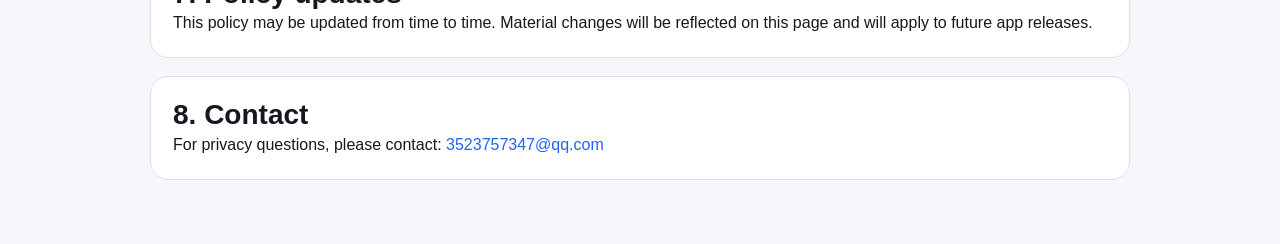
<file: apps/outfit-ledger/privacy/index.html>
<!doctype html>
<html lang="en">
  <head>
    <meta charset="UTF-8" />
    <meta name="viewport" content="width=device-width, initial-scale=1.0" />
    <title>Outfit Ledger Privacy Policy</title>
    <meta name="description" content="Privacy Policy for Outfit Ledger." />
    <link rel="stylesheet" href="../../../assets/site.css" />
  </head>
  <body>
    <main class="page">
      <div class="breadcrumb">
        <a href="../../../">Home</a> /
        <a href="../">Outfit Ledger</a> / Privacy Policy
      </div>

      <section class="hero">
        <div class="eyebrow">Privacy Policy</div>
        <h1>Outfit Ledger Privacy Policy</h1>
        <p class="lead">
          Effective date: July 10, 2026. This page explains how Outfit Ledger
          handles wardrobe records, outfit logs, photos, and device permissions.
        </p>
      </section>

      <div class="policy">
        <section>
          <h2>1. Summary</h2>
          <p>
            Outfit Ledger is designed as a local-first wardrobe tracking app.
            Its core features are intended to run on the user’s device.
          </p>
          <p>
            We do not sell personal data. We do not use wardrobe records,
            outfit logs, or photos for advertising.
          </p>
        </section>

        <section>
          <h2>2. Information Outfit Ledger may access</h2>
          <p>Depending on how you use the app, Outfit Ledger may access:</p>
          <ul class="list">
            <li>Garment names, categories, prices, and purchase dates you enter</li>
            <li>Outfit logs and notes you create inside the app</li>
            <li>Photos you choose to add to wardrobe items</li>
            <li>Language preference and app state needed for functionality</li>
          </ul>
        </section>

        <section>
          <h2>3. How information is used</h2>
          <p>Information is used only to provide the app’s core features, such as:</p>
          <ul class="list">
            <li>Displaying and organizing your wardrobe</li>
            <li>Calculating purchase totals and cost per wear</li>
            <li>Saving outfit history and updating wear counts</li>
            <li>Showing selected garment photos inside the app</li>
          </ul>
        </section>

        <section>
          <h2>4. Storage and sharing</h2>
          <p>
            Outfit Ledger stores wardrobe data locally on the device. Garment
            records, outfit logs, and selected photos are not shared with third
            parties for marketing purposes.
          </p>
          <p>
            If future versions introduce cloud sync, account systems, analytics,
            or external storage, this policy will be updated before or with the
            relevant release.
          </p>
        </section>

        <section>
          <h2>5. Permissions</h2>
          <p>
            Outfit Ledger may request permissions when needed for features you
            choose to use.
          </p>
          <ul class="list">
            <li>Photo library access: if you choose to upload garment photos</li>
          </ul>
          <p>
            If you do not grant photo access, you can still use wardrobe and
            outfit logging features without adding photos.
          </p>
        </section>

        <section>
          <h2>6. Children’s privacy</h2>
          <p>
            Outfit Ledger is not directed to children under 4, and we do not
            knowingly collect personal information from children.
          </p>
        </section>

        <section>
          <h2>7. Policy updates</h2>
          <p>
            This policy may be updated from time to time. Material changes will
            be reflected on this page and will apply to future app releases.
          </p>
        </section>

        <section>
          <h2>8. Contact</h2>
          <p>
            For privacy questions, please contact:
            <a href="mailto:3523757347@qq.com">3523757347@qq.com</a>
          </p>
        </section>
      </div>
    </main>
  </body>
</html>
</file>
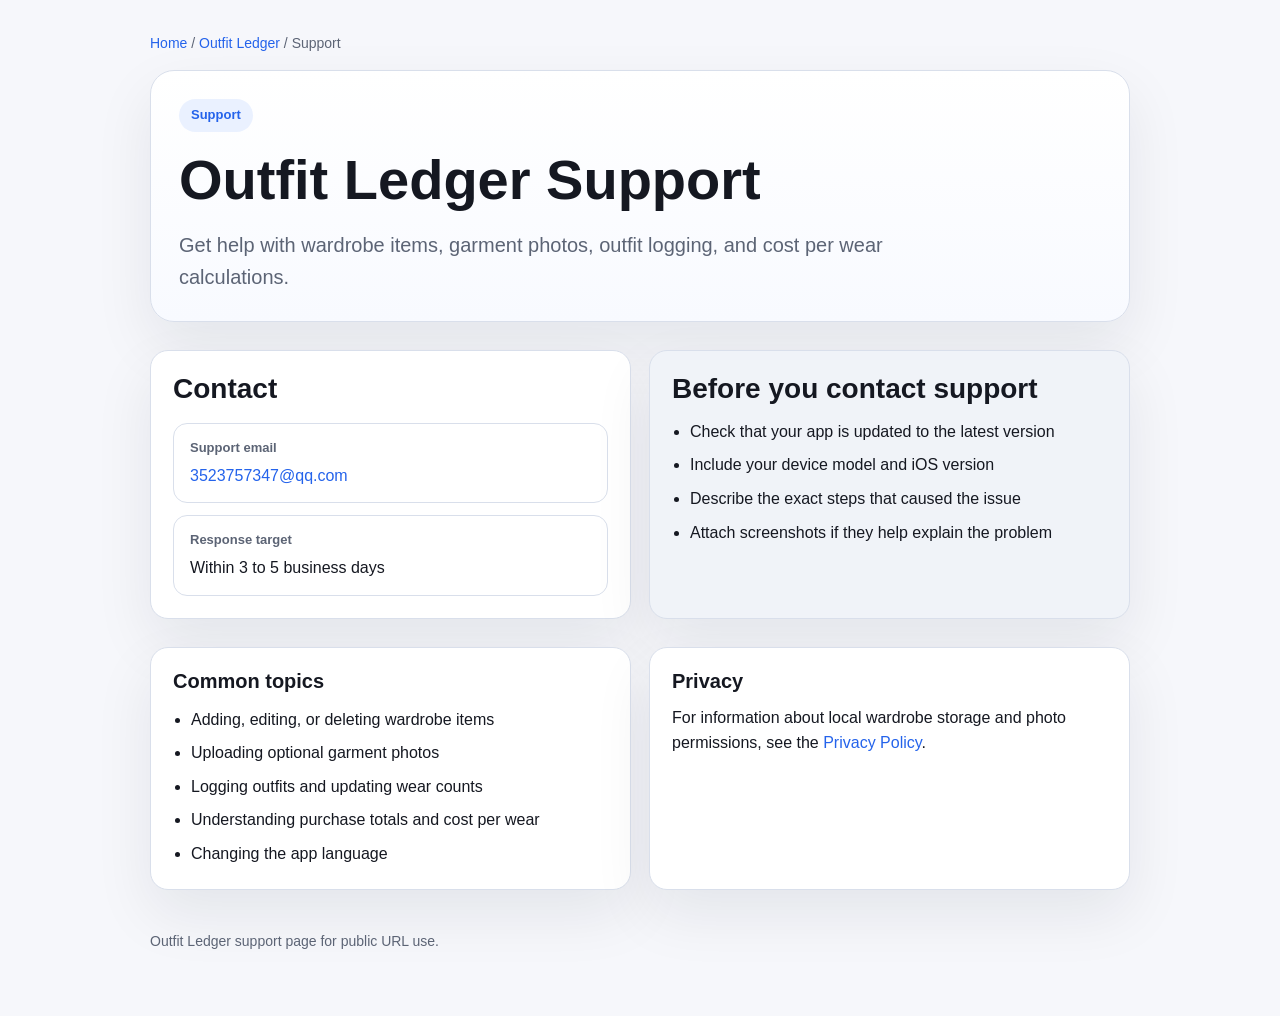
<file: apps/outfit-ledger/support/index.html>
<!doctype html>
<html lang="en">
  <head>
    <meta charset="UTF-8" />
    <meta name="viewport" content="width=device-width, initial-scale=1.0" />
    <title>Outfit Ledger Support</title>
    <meta name="description" content="Support page for Outfit Ledger." />
    <link rel="stylesheet" href="../../../assets/site.css" />
  </head>
  <body>
    <main class="page">
      <div class="breadcrumb">
        <a href="../../../">Home</a> / <a href="../">Outfit Ledger</a> /
        Support
      </div>

      <section class="hero">
        <div class="eyebrow">Support</div>
        <h1>Outfit Ledger Support</h1>
        <p class="lead">
          Get help with wardrobe items, garment photos, outfit logging, and cost
          per wear calculations.
        </p>
      </section>

      <section class="section grid">
        <article class="panel">
          <h2>Contact</h2>
          <div class="meta">
            <div class="meta-item">
              <div class="meta-label">Support email</div>
              <div class="meta-value">
                <a href="mailto:3523757347@qq.com">3523757347@qq.com</a>
              </div>
            </div>
            <div class="meta-item">
              <div class="meta-label">Response target</div>
              <div class="meta-value">Within 3 to 5 business days</div>
            </div>
          </div>
        </article>

        <article class="panel panel-muted">
          <h2>Before you contact support</h2>
          <ul class="list">
            <li>Check that your app is updated to the latest version</li>
            <li>Include your device model and iOS version</li>
            <li>Describe the exact steps that caused the issue</li>
            <li>Attach screenshots if they help explain the problem</li>
          </ul>
        </article>
      </section>

      <section class="section grid">
        <article class="panel">
          <h3>Common topics</h3>
          <ul class="list">
            <li>Adding, editing, or deleting wardrobe items</li>
            <li>Uploading optional garment photos</li>
            <li>Logging outfits and updating wear counts</li>
            <li>Understanding purchase totals and cost per wear</li>
            <li>Changing the app language</li>
          </ul>
        </article>

        <article class="panel">
          <h3>Privacy</h3>
          <p style="margin-top: 12px">
            For information about local wardrobe storage and photo permissions,
            see the <a href="../privacy/">Privacy Policy</a>.
          </p>
        </article>
      </section>

      <footer class="footer">
        Outfit Ledger support page for public URL use.
      </footer>
    </main>
  </body>
</html>
</file>
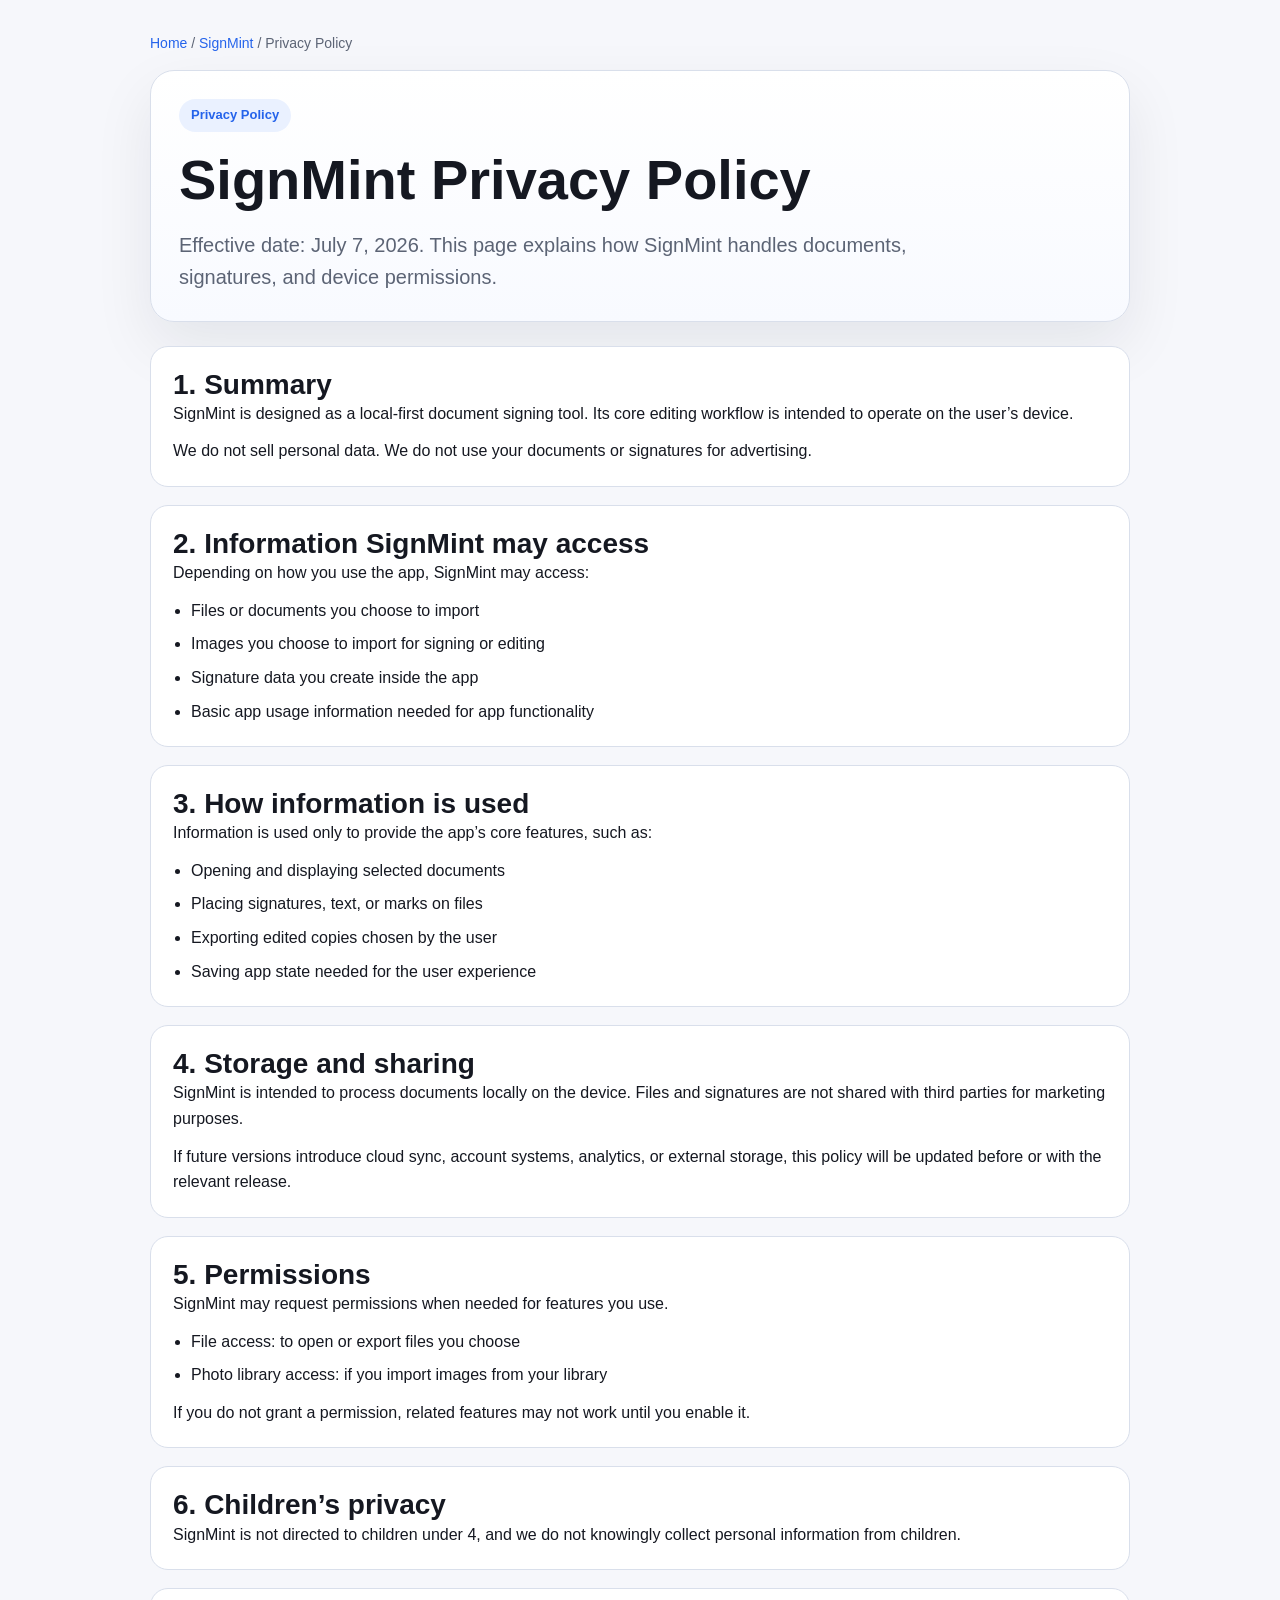
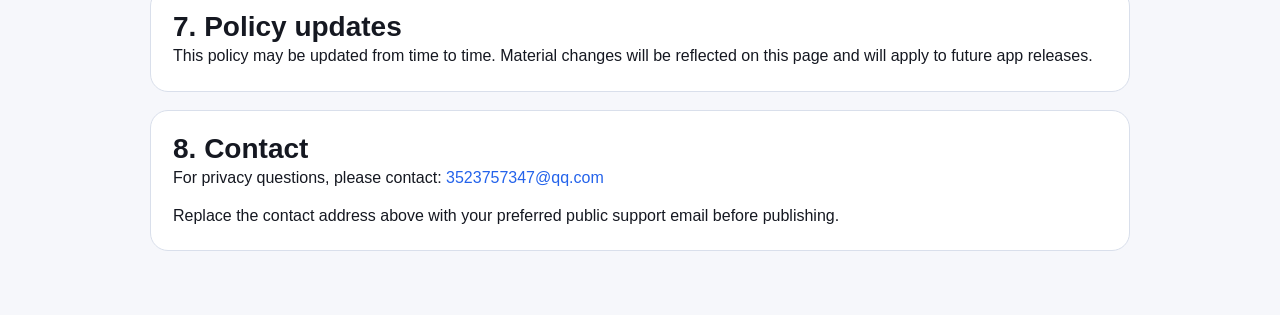
<file: apps/signmint/privacy/index.html>
<!DOCTYPE html>
<html lang="en">
  <head>
    <meta charset="UTF-8" />
    <meta name="viewport" content="width=device-width, initial-scale=1.0" />
    <title>SignMint Privacy Policy</title>
    <meta
      name="description"
      content="Privacy Policy for SignMint."
    />
    <link rel="stylesheet" href="../../../assets/site.css" />
  </head>
  <body>
    <main class="page">
      <div class="breadcrumb">
        <a href="../../../">Home</a> / <a href="../">SignMint</a> / Privacy
        Policy
      </div>

      <section class="hero">
        <div class="eyebrow">Privacy Policy</div>
        <h1>SignMint Privacy Policy</h1>
        <p class="lead">
          Effective date: July 7, 2026. This page explains how SignMint handles
          documents, signatures, and device permissions.
        </p>
      </section>

      <div class="policy">
        <section>
          <h2>1. Summary</h2>
          <p>
            SignMint is designed as a local-first document signing tool. Its core
            editing workflow is intended to operate on the user’s device.
          </p>
          <p>
            We do not sell personal data. We do not use your documents or
            signatures for advertising.
          </p>
        </section>

        <section>
          <h2>2. Information SignMint may access</h2>
          <p>Depending on how you use the app, SignMint may access:</p>
          <ul class="list">
            <li>Files or documents you choose to import</li>
            <li>Images you choose to import for signing or editing</li>
            <li>Signature data you create inside the app</li>
            <li>Basic app usage information needed for app functionality</li>
          </ul>
        </section>

        <section>
          <h2>3. How information is used</h2>
          <p>Information is used only to provide the app’s core features, such as:</p>
          <ul class="list">
            <li>Opening and displaying selected documents</li>
            <li>Placing signatures, text, or marks on files</li>
            <li>Exporting edited copies chosen by the user</li>
            <li>Saving app state needed for the user experience</li>
          </ul>
        </section>

        <section>
          <h2>4. Storage and sharing</h2>
          <p>
            SignMint is intended to process documents locally on the device. Files
            and signatures are not shared with third parties for marketing
            purposes.
          </p>
          <p>
            If future versions introduce cloud sync, account systems, analytics,
            or external storage, this policy will be updated before or with the
            relevant release.
          </p>
        </section>

        <section>
          <h2>5. Permissions</h2>
          <p>SignMint may request permissions when needed for features you use.</p>
          <ul class="list">
            <li>File access: to open or export files you choose</li>
            <li>Photo library access: if you import images from your library</li>
          </ul>
          <p>
            If you do not grant a permission, related features may not work until
            you enable it.
          </p>
        </section>

        <section>
          <h2>6. Children’s privacy</h2>
          <p>
            SignMint is not directed to children under 4, and we do not
            knowingly collect personal information from children.
          </p>
        </section>

        <section>
          <h2>7. Policy updates</h2>
          <p>
            This policy may be updated from time to time. Material changes will be
            reflected on this page and will apply to future app releases.
          </p>
        </section>

        <section>
          <h2>8. Contact</h2>
          <p>
            For privacy questions, please contact:
            <a href="mailto:3523757347@qq.com">3523757347@qq.com</a>
          </p>
          <p>
            Replace the contact address above with your preferred public support
            email before publishing.
          </p>
        </section>
      </div>
    </main>
  </body>
</html>
</file>
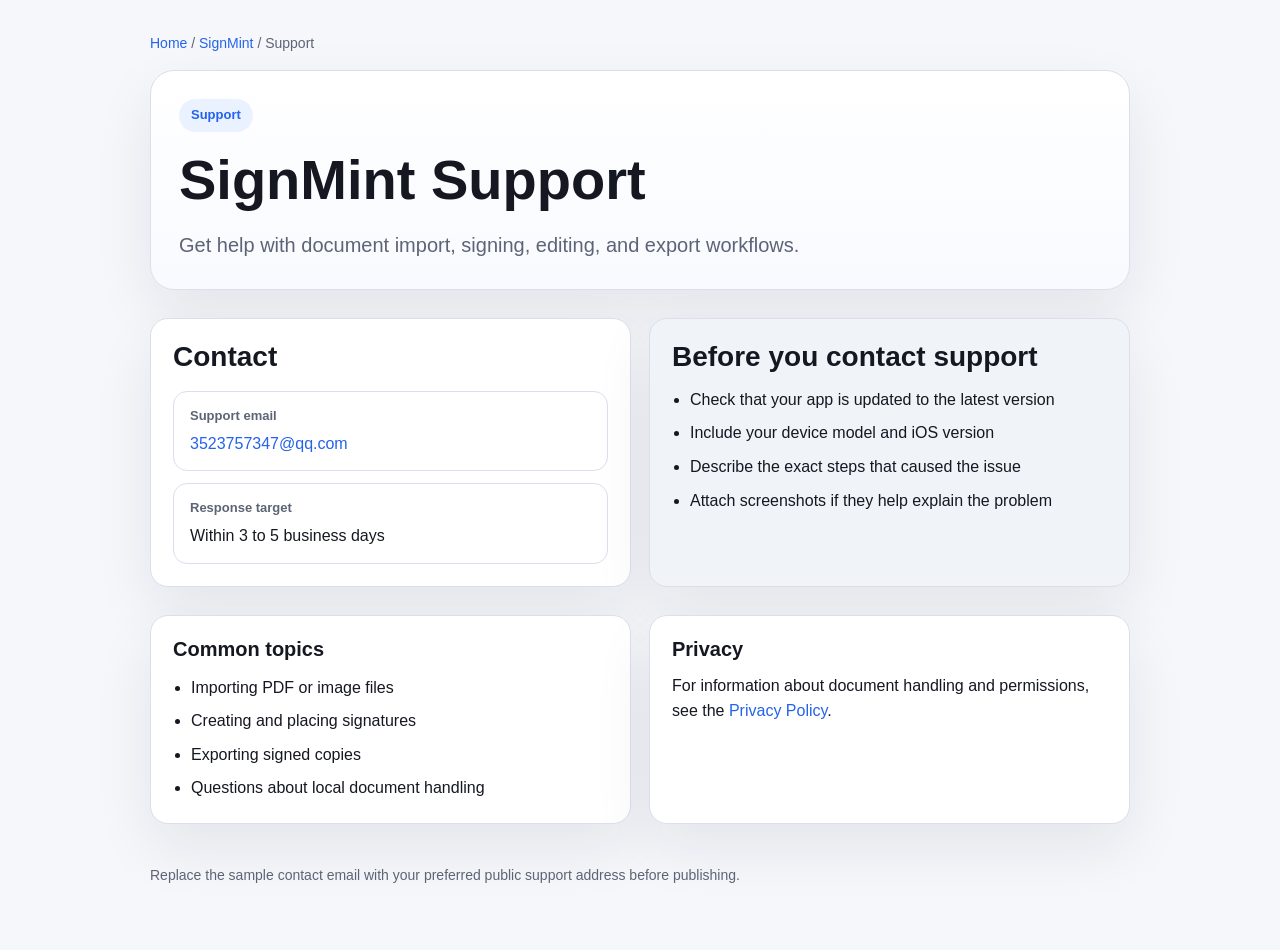
<file: apps/signmint/support/index.html>
<!doctype html>
<html lang="en">
  <head>
    <meta charset="UTF-8" />
    <meta name="viewport" content="width=device-width, initial-scale=1.0" />
    <title>SignMint Support</title>
    <meta name="description" content="Support page for SignMint." />
    <link rel="stylesheet" href="../../../assets/site.css" />
  </head>
  <body>
    <main class="page">
      <div class="breadcrumb">
        <a href="../../../">Home</a> / <a href="../">SignMint</a> / Support
      </div>

      <section class="hero">
        <div class="eyebrow">Support</div>
        <h1>SignMint Support</h1>
        <p class="lead">
          Get help with document import, signing, editing, and export workflows.
        </p>
      </section>

      <section class="section grid">
        <article class="panel">
          <h2>Contact</h2>
          <div class="meta">
            <div class="meta-item">
              <div class="meta-label">Support email</div>
              <div class="meta-value">
                <a href="mailto:3523757347@qq.com">3523757347@qq.com</a>
              </div>
            </div>
            <div class="meta-item">
              <div class="meta-label">Response target</div>
              <div class="meta-value">Within 3 to 5 business days</div>
            </div>
          </div>
        </article>

        <article class="panel panel-muted">
          <h2>Before you contact support</h2>
          <ul class="list">
            <li>Check that your app is updated to the latest version</li>
            <li>Include your device model and iOS version</li>
            <li>Describe the exact steps that caused the issue</li>
            <li>Attach screenshots if they help explain the problem</li>
          </ul>
        </article>
      </section>

      <section class="section grid">
        <article class="panel">
          <h3>Common topics</h3>
          <ul class="list">
            <li>Importing PDF or image files</li>
            <li>Creating and placing signatures</li>
            <li>Exporting signed copies</li>
            <li>Questions about local document handling</li>
          </ul>
        </article>

        <article class="panel">
          <h3>Privacy</h3>
          <p style="margin-top: 12px">
            For information about document handling and permissions, see the
            <a href="../privacy/">Privacy Policy</a>.
          </p>
        </article>
      </section>

      <footer class="footer">
        Replace the sample contact email with your preferred public support
        address before publishing.
      </footer>
    </main>
  </body>
</html>
</file>
<file: assets/site.css>
:root {
  color-scheme: light;
  --bg: #f6f7fb;
  --surface: #ffffff;
  --surface-muted: #f0f3f8;
  --text: #151821;
  --muted: #5c6475;
  --line: #d9dfeb;
  --accent: #2463eb;
  --accent-soft: #eaf1ff;
  --success: #0f9f6e;
  --shadow: 0 24px 60px rgba(16, 24, 40, 0.08);
  --radius: 18px;
  --content-width: 980px;
}

* {
  box-sizing: border-box;
}

html,
body {
  margin: 0;
  padding: 0;
  background: var(--bg);
  color: var(--text);
  font-family: Inter, -apple-system, BlinkMacSystemFont, "Segoe UI", sans-serif;
  line-height: 1.6;
}

a {
  color: var(--accent);
  text-decoration: none;
}

a:hover {
  text-decoration: underline;
}

.page {
  width: min(calc(100% - 32px), var(--content-width));
  margin: 0 auto;
  padding: 32px 0 64px;
}

.hero {
  padding: 28px;
  border: 1px solid var(--line);
  border-radius: 24px;
  background: linear-gradient(180deg, #ffffff 0%, #f8faff 100%);
  box-shadow: var(--shadow);
}

.eyebrow {
  display: inline-flex;
  align-items: center;
  gap: 8px;
  padding: 6px 12px;
  border-radius: 999px;
  background: var(--accent-soft);
  color: var(--accent);
  font-size: 13px;
  font-weight: 600;
}

h1,
h2,
h3 {
  margin: 0;
  letter-spacing: 0;
  line-height: 1.15;
}

h1 {
  margin-top: 16px;
  font-size: clamp(36px, 5vw, 56px);
}

h2 {
  font-size: 28px;
}

h3 {
  font-size: 20px;
}

p {
  margin: 0;
}

.lead {
  margin-top: 16px;
  max-width: 760px;
  font-size: 20px;
  color: var(--muted);
}

.hero-actions,
.quick-links {
  display: flex;
  flex-wrap: wrap;
  gap: 12px;
  margin-top: 24px;
}

.button,
.button-secondary {
  display: inline-flex;
  align-items: center;
  justify-content: center;
  min-height: 44px;
  padding: 0 18px;
  border-radius: 999px;
  font-weight: 600;
}

.button {
  background: var(--text);
  color: #ffffff;
}

.button:hover {
  text-decoration: none;
}

.button-secondary {
  border: 1px solid var(--line);
  background: var(--surface);
  color: var(--text);
}

.button-secondary:hover {
  text-decoration: none;
}

.section {
  margin-top: 28px;
}

.grid {
  display: grid;
  gap: 18px;
  grid-template-columns: repeat(auto-fit, minmax(260px, 1fr));
}

.panel {
  padding: 22px;
  border: 1px solid var(--line);
  border-radius: var(--radius);
  background: var(--surface);
  box-shadow: var(--shadow);
}

.panel-muted {
  background: var(--surface-muted);
}

.meta {
  display: grid;
  gap: 12px;
  margin-top: 18px;
}

.meta-item {
  padding: 14px 16px;
  border: 1px solid var(--line);
  border-radius: 14px;
  background: var(--surface);
}

.meta-label {
  font-size: 13px;
  font-weight: 600;
  color: var(--muted);
}

.meta-value {
  margin-top: 4px;
  font-size: 16px;
}

.list {
  margin: 14px 0 0;
  padding-left: 18px;
}

.list li + li {
  margin-top: 8px;
}

.policy {
  display: grid;
  gap: 18px;
  margin-top: 24px;
}

.policy section {
  padding: 22px;
  border: 1px solid var(--line);
  border-radius: var(--radius);
  background: var(--surface);
}

.policy section p + p,
.policy section p + ul,
.policy section ul + p {
  margin-top: 12px;
}

.footer {
  margin-top: 40px;
  font-size: 14px;
  color: var(--muted);
}

.breadcrumb {
  margin-bottom: 16px;
  font-size: 14px;
  color: var(--muted);
}

@media (max-width: 640px) {
  .page {
    width: min(calc(100% - 24px), var(--content-width));
    padding-top: 20px;
  }

  .hero,
  .panel,
  .policy section {
    padding: 18px;
    border-radius: 16px;
  }

  .lead {
    font-size: 18px;
  }
}
</file>
